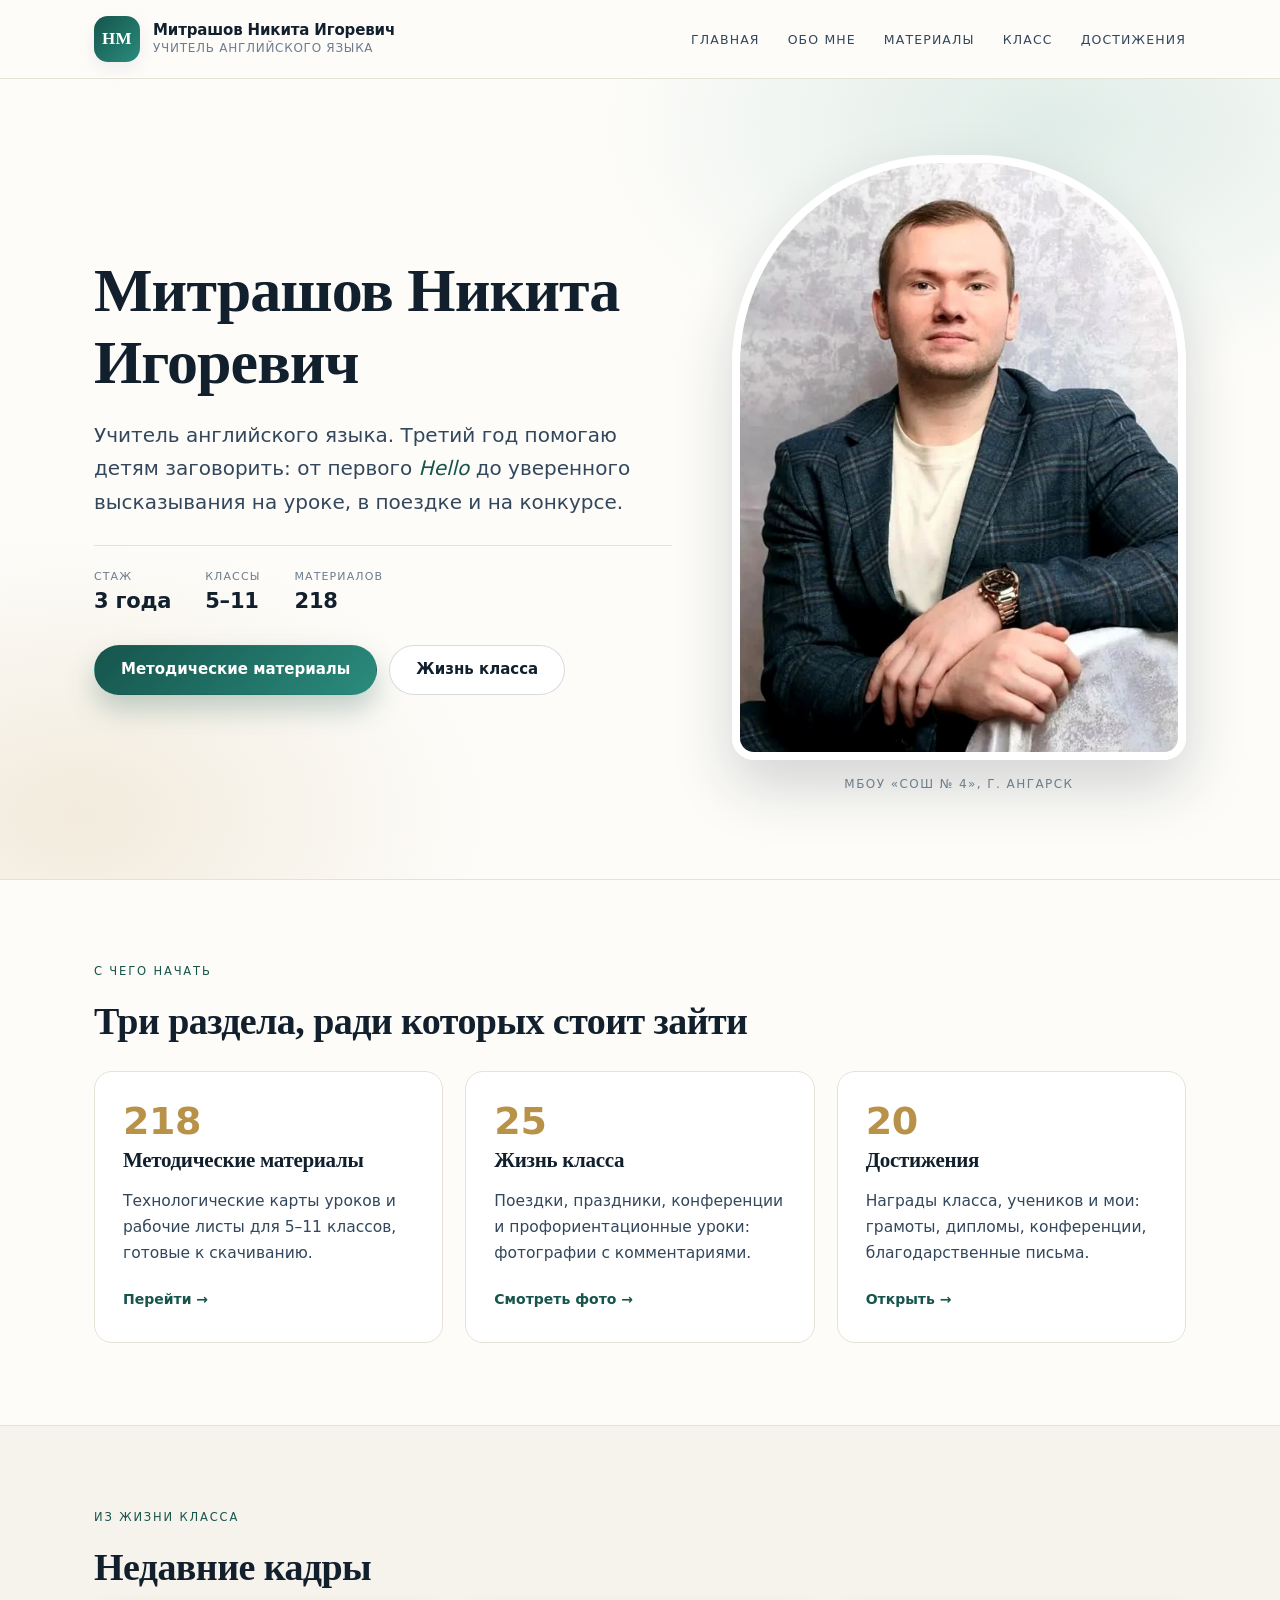
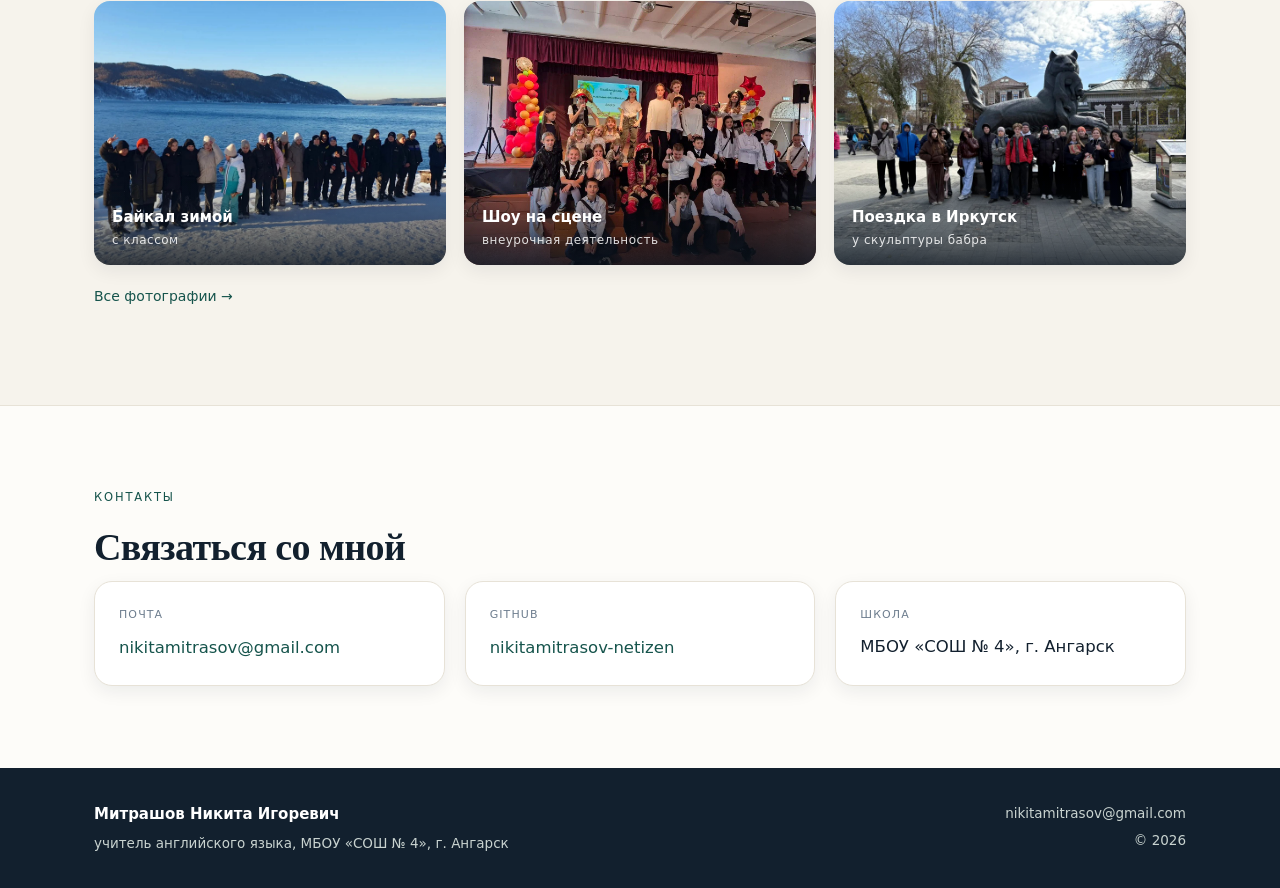
<file: index.html>
<!DOCTYPE html>
<html lang="ru">
<head>
<meta charset="utf-8">
<meta name="viewport" content="width=device-width, initial-scale=1">
<title>Митрашов Никита Игоревич — учитель английского языка</title>
<meta name="description" content="Сайт-визитка учителя английского языка: методические разработки, цифровые проекты, жизнь класса и достижения.">
<link rel="icon" href="data:image/svg+xml,%3Csvg xmlns='http://www.w3.org/2000/svg' viewBox='0 0 64 64'%3E%3Crect width='64' height='64' rx='14' fill='%231f4e79'/%3E%3Ctext x='32' y='42' font-family='Georgia' font-size='26' fill='%23fff' text-anchor='middle'%3E%D0%9D%D0%9C%3C/text%3E%3C/svg%3E">
<link rel="stylesheet" href="css/style.css">
</head>
<body>
<header class="header" id="top">
  <div class="wrap header__inner">
    <a class="brand" href="index.html">
      <span class="brand__mark">НМ</span>
      <span class="brand__text">
        <strong>Митрашов Никита Игоревич</strong>
        <small>учитель английского языка</small>
      </span>
    </a>

    <button class="burger" type="button" aria-label="Меню" aria-expanded="false">
      <span></span><span></span><span></span>
    </button>

    <nav class="nav" id="nav">
      <a href="index.html">Главная</a>
      <a href="about.html">Обо мне</a>
      <a href="materials.html">Материалы</a>
      <a href="class.html">Класс</a>
      <a href="achievements.html">Достижения</a>
    </nav>
  </div>
</header>
<main>
  <section class="hero">
    <div class="wrap hero__inner">
      <div class="hero__text">
        <h1>Митрашов Никита Игоревич</h1>
        <p class="lead">Учитель английского языка. Третий год помогаю детям заговорить: от первого <span class="en">Hello</span> до уверенного высказывания на уроке, в поездке и на конкурсе.</p>
        <ul class="facts">
          <li><span>Стаж</span><b>3 года</b></li>
          <li><span>Классы</span><b>5–11</b></li>
          <li><span>Материалов</span><b>218</b></li>
        </ul>
        <div class="actions">
          <a class="btn btn--primary" href="materials.html">Методические материалы</a>
          <a class="btn btn--ghost" href="class.html">Жизнь класса</a>
        </div>
      </div>
      <figure class="hero__photo">
        <img class="ph" src="assets/photos/portrait.jpg" data-photo="portrait" alt="Фотография учителя">
        <figcaption>МБОУ «СОШ № 4», г. Ангарск</figcaption>
      </figure>
    </div>
  </section>

  <section class="section">
    <div class="wrap">
      <p class="eyebrow">С чего начать</p>
      <h2>Три раздела, ради которых стоит зайти</h2>
      <div class="tiles">
        <a class="tile" href="materials.html">
          <span class="tile__num">218</span>
          <h3>Методические материалы</h3>
          <p>Технологические карты уроков и рабочие листы для 5–11 классов, готовые к скачиванию.</p>
          <span class="tile__more">Перейти →</span>
        </a>
        <a class="tile" href="class.html">
          <span class="tile__num">25</span>
          <h3>Жизнь класса</h3>
          <p>Поездки, праздники, конференции и профориентационные уроки: фотографии с комментариями.</p>
          <span class="tile__more">Смотреть фото →</span>
        </a>
        <a class="tile" href="achievements.html">
          <span class="tile__num">20</span>
          <h3>Достижения</h3>
          <p>Награды класса, учеников и мои: грамоты, дипломы, конференции, благодарственные письма.</p>
          <span class="tile__more">Открыть →</span>
        </a>
      </div>
    </div>
  </section>

  <section class="section section--soft">
    <div class="wrap">
      <p class="eyebrow">Из жизни класса</p>
      <h2>Недавние кадры</h2>
      <div class="gallery" id="mini">
        <figure class="photo" data-photo="trip-2">
          <img src="assets/photos/trip-2.jpg" data-photo="trip-2" alt="Байкал зимой">
          <figcaption><span>Байкал зимой</span><small>с классом</small></figcaption>
        </figure>
        <figure class="photo" data-photo="event-16">
          <img src="assets/photos/event-16.jpg" data-photo="event-16" alt="Шоу на сцене">
          <figcaption><span>Шоу на сцене</span><small>внеурочная деятельность</small></figcaption>
        </figure>
        <figure class="photo" data-photo="trip-9">
          <img src="assets/photos/trip-9.jpg" data-photo="trip-9" alt="Поездка в Иркутск">
          <figcaption><span>Поездка в Иркутск</span><small>у скульптуры бабра</small></figcaption>
        </figure>
      </div>
      <p class="section__note"><a href="class.html">Все фотографии →</a></p>
    </div>
  </section>

  <section class="section" id="contacts">
    <div class="wrap">
      <p class="eyebrow">Контакты</p>
      <h2>Связаться со мной</h2>
      <div class="contacts">
        <div class="contact"><span>Почта</span><a href="mailto:nikitamitrasov@gmail.com">nikitamitrasov@gmail.com</a></div>
        <div class="contact"><span>GitHub</span><a href="https://github.com/nikitamitrasov-netizen" target="_blank" rel="noopener">nikitamitrasov-netizen</a></div>
        <div class="contact"><span>Школа</span><p>МБОУ «СОШ № 4», г. Ангарск</p></div>
      </div>
    </div>
  </section>
</main>
<footer class="footer">
  <div class="wrap footer__inner">
    <div class="footer__col">
      <strong>Митрашов Никита Игоревич</strong>
      <span>учитель английского языка, МБОУ «СОШ № 4», г. Ангарск</span>
    </div>
    <div class="footer__col footer__col--right">
      <a href="mailto:nikitamitrasov@gmail.com">nikitamitrasov@gmail.com</a>
      <span>© <span id="year">2026</span></span>
    </div>
  </div>
</footer>

<button class="back-top" type="button" aria-label="Наверх" hidden>↑</button>

<div class="lightbox" id="lightbox" hidden>
  <button class="lightbox__close" type="button" aria-label="Закрыть">×</button>
  <img alt="">
</div>

<script src="js/main.js"></script>
</body>
</html>
</file>
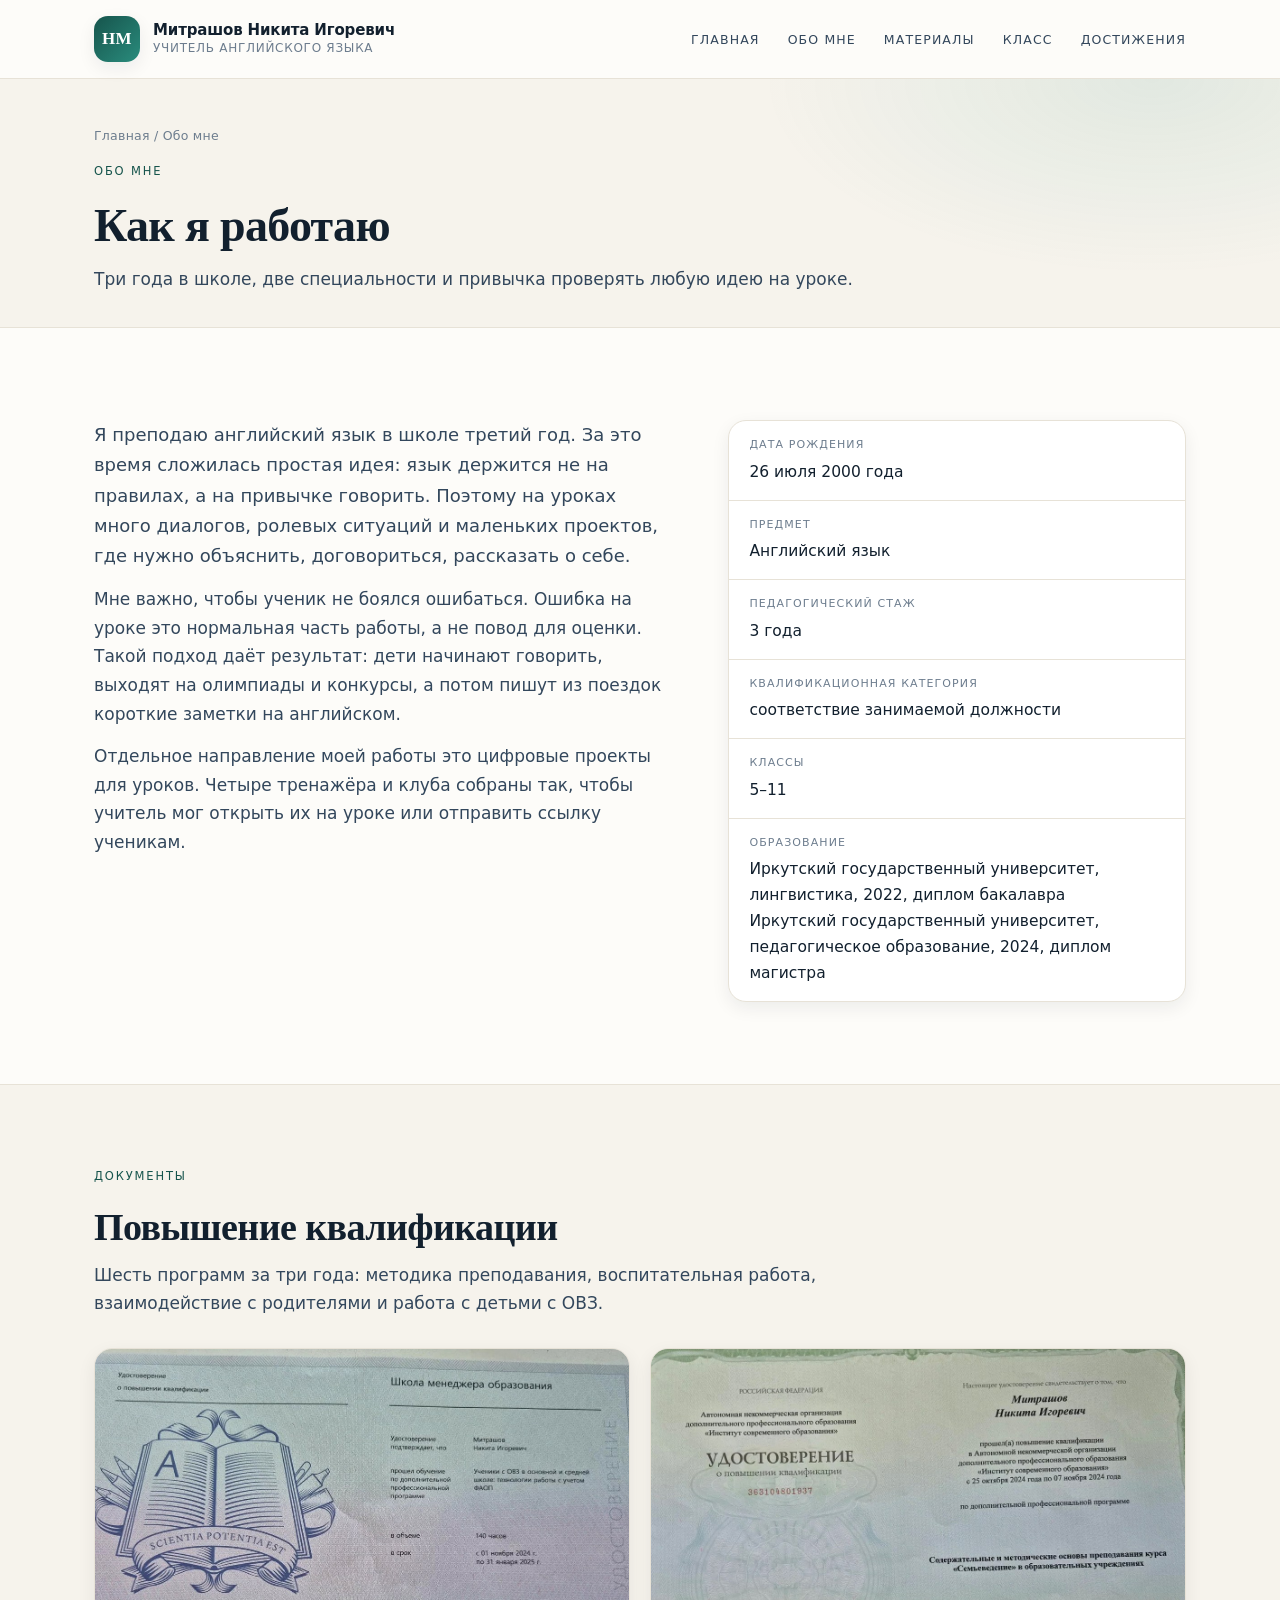
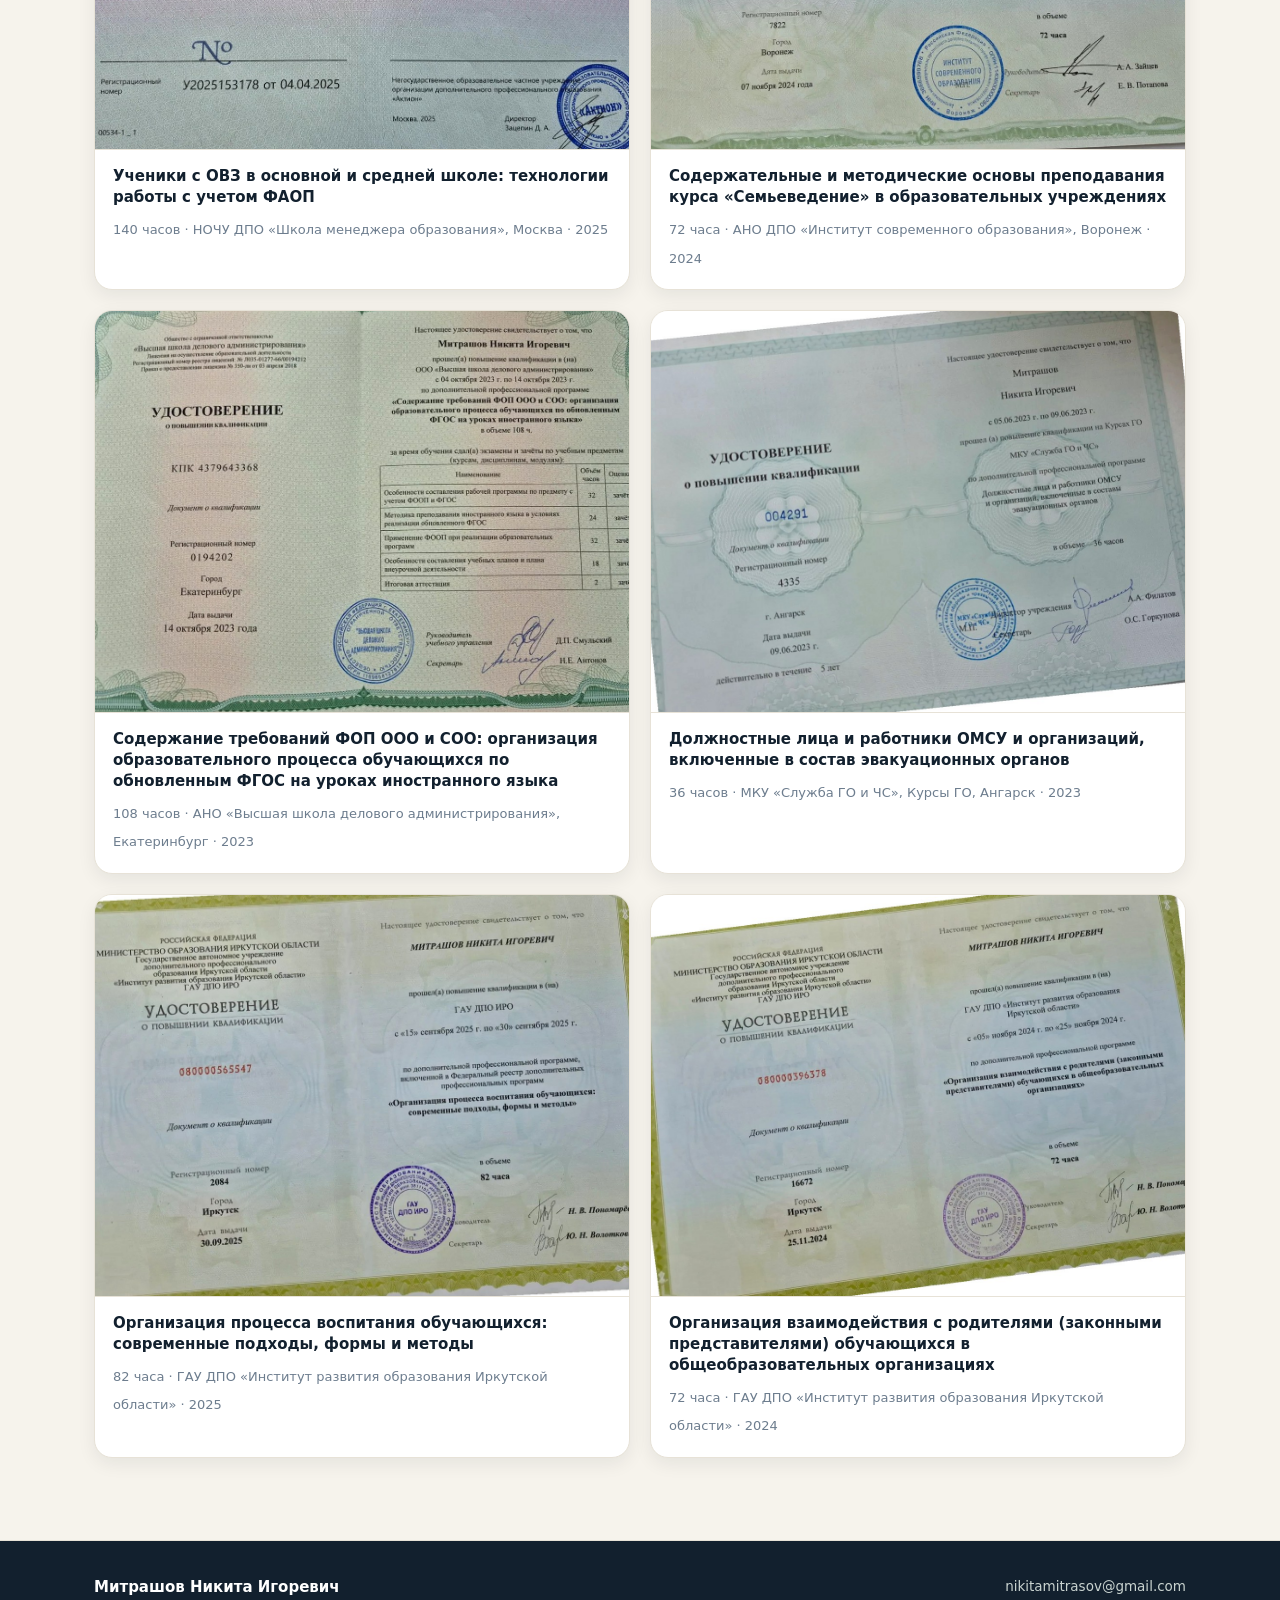
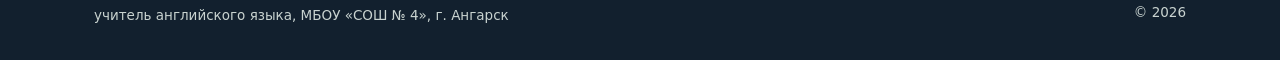
<file: about.html>
<!DOCTYPE html>
<html lang="ru">
<head>
<meta charset="utf-8">
<meta name="viewport" content="width=device-width, initial-scale=1">
<title>Обо мне — Митрашов Никита Игоревич</title>
<meta name="description" content="Образование, стаж, квалификация и документы о повышении квалификации.">
<link rel="icon" href="data:image/svg+xml,%3Csvg xmlns='http://www.w3.org/2000/svg' viewBox='0 0 64 64'%3E%3Crect width='64' height='64' rx='14' fill='%231f4e79'/%3E%3Ctext x='32' y='42' font-family='Georgia' font-size='26' fill='%23fff' text-anchor='middle'%3E%D0%9D%D0%9C%3C/text%3E%3C/svg%3E">
<link rel="stylesheet" href="css/style.css">
</head>
<body>
<header class="header" id="top">
  <div class="wrap header__inner">
    <a class="brand" href="index.html">
      <span class="brand__mark">НМ</span>
      <span class="brand__text">
        <strong>Митрашов Никита Игоревич</strong>
        <small>учитель английского языка</small>
      </span>
    </a>

    <button class="burger" type="button" aria-label="Меню" aria-expanded="false">
      <span></span><span></span><span></span>
    </button>

    <nav class="nav" id="nav">
      <a href="index.html">Главная</a>
      <a href="about.html">Обо мне</a>
      <a href="materials.html">Материалы</a>
      <a href="class.html">Класс</a>
      <a href="achievements.html">Достижения</a>
    </nav>
  </div>
</header>
<main>
  <section class="page-head">
    <div class="wrap">
      <p class="crumbs"><a href="index.html">Главная</a> / Обо мне</p>
      <p class="eyebrow">Обо мне</p>
      <h1 class="page-head__title">Как я работаю</h1>
      <p class="page-head__lead">Три года в школе, две специальности и привычка проверять любую идею на уроке.</p>
    </div>
  </section>

  <section class="section">
    <div class="wrap">
      <div class="about">
        <div class="about__text">
          <p>Я преподаю английский язык в школе третий год. За это время сложилась простая идея: язык держится не на правилах, а на привычке говорить. Поэтому на уроках много диалогов, ролевых ситуаций и маленьких проектов, где нужно объяснить, договориться, рассказать о себе.</p>
          <p>Мне важно, чтобы ученик не боялся ошибаться. Ошибка на уроке это нормальная часть работы, а не повод для оценки. Такой подход даёт результат: дети начинают говорить, выходят на олимпиады и конкурсы, а потом пишут из поездок короткие заметки на английском.</p>
          <p>Отдельное направление моей работы это цифровые проекты для уроков. Четыре тренажёра и клуба собраны так, чтобы учитель мог открыть их на уроке или отправить ссылку ученикам.</p>
        </div>
        <dl class="about__facts">
          <div><dt>Дата рождения</dt><dd>26 июля 2000 года</dd></div>
          <div><dt>Предмет</dt><dd>Английский язык</dd></div>
          <div><dt>Педагогический стаж</dt><dd>3 года</dd></div>
          <div><dt>Квалификационная категория</dt><dd>соответствие занимаемой должности</dd></div>
          <div><dt>Классы</dt><dd>5–11</dd></div>
          <div><dt>Образование</dt><dd>Иркутский государственный университет, лингвистика, 2022, диплом бакалавра<br>Иркутский государственный университет, педагогическое образование, 2024, диплом магистра</dd></div>
        </dl>
      </div>
    </div>
  </section>

  <section class="section section--soft">
    <div class="wrap">
      <p class="eyebrow">Документы</p>
      <h2>Повышение квалификации</h2>
      <p class="section__lead">Шесть программ за три года: методика преподавания, воспитательная работа, взаимодействие с родителями и работа с детьми с ОВЗ.</p>
      <div class="docs">
        <figure class="doc">
          <div class="doc__shot">
            <img src="assets/photos/kurs-1.jpg" data-photo="kurs-1" alt="Удостоверение по работе с детьми с ОВЗ">
          </div>
          <figcaption>
            <b>Ученики с ОВЗ в основной и средней школе: технологии работы с учетом ФАОП</b>
            <span>140 часов · НОЧУ ДПО «Школа менеджера образования», Москва · 2025</span>
          </figcaption>
        </figure>
        <figure class="doc">
          <div class="doc__shot">
            <img src="assets/photos/kurs-2.jpg" data-photo="kurs-2" alt="Удостоверение по курсу «Семьеведение»">
          </div>
          <figcaption>
            <b>Содержательные и методические основы преподавания курса «Семьеведение» в образовательных учреждениях</b>
            <span>72 часа · АНО ДПО «Институт современного образования», Воронеж · 2024</span>
          </figcaption>
        </figure>
        <figure class="doc">
          <div class="doc__shot">
            <img src="assets/photos/kurs-3.jpg" data-photo="kurs-3" alt="Удостоверение по ФОП и ФГОС">
          </div>
          <figcaption>
            <b>Содержание требований ФОП ООО и СОО: организация образовательного процесса обучающихся по обновленным ФГОС на уроках иностранного языка</b>
            <span>108 часов · АНО «Высшая школа делового администрирования», Екатеринбург · 2023</span>
          </figcaption>
        </figure>
        <figure class="doc">
          <div class="doc__shot">
            <img src="assets/photos/kurs-4.jpg" data-photo="kurs-4" alt="Удостоверение по эвакуационным органам">
          </div>
          <figcaption>
            <b>Должностные лица и работники ОМСУ и организаций, включенные в состав эвакуационных органов</b>
            <span>36 часов · МКУ «Служба ГО и ЧС», Курсы ГО, Ангарск · 2023</span>
          </figcaption>
        </figure>
        <figure class="doc">
          <div class="doc__shot">
            <img src="assets/photos/kurs-5.jpg" data-photo="kurs-5" alt="Удостоверение по организации воспитания">
          </div>
          <figcaption>
            <b>Организация процесса воспитания обучающихся: современные подходы, формы и методы</b>
            <span>82 часа · ГАУ ДПО «Институт развития образования Иркутской области» · 2025</span>
          </figcaption>
        </figure>
        <figure class="doc">
          <div class="doc__shot">
            <img src="assets/photos/kurs-6.jpg" data-photo="kurs-6" alt="Удостоверение по работе с родителями">
          </div>
          <figcaption>
            <b>Организация взаимодействия с родителями (законными представителями) обучающихся в общеобразовательных организациях</b>
            <span>72 часа · ГАУ ДПО «Институт развития образования Иркутской области» · 2024</span>
          </figcaption>
        </figure>
      </div>
    </div>
  </section>
</main>
<footer class="footer">
  <div class="wrap footer__inner">
    <div class="footer__col">
      <strong>Митрашов Никита Игоревич</strong>
      <span>учитель английского языка, МБОУ «СОШ № 4», г. Ангарск</span>
    </div>
    <div class="footer__col footer__col--right">
      <a href="mailto:nikitamitrasov@gmail.com">nikitamitrasov@gmail.com</a>
      <span>© <span id="year">2026</span></span>
    </div>
  </div>
</footer>

<button class="back-top" type="button" aria-label="Наверх" hidden>↑</button>

<div class="lightbox" id="lightbox" hidden>
  <button class="lightbox__close" type="button" aria-label="Закрыть">×</button>
  <img alt="">
</div>

<script src="js/main.js"></script>
</body>
</html>
</file>
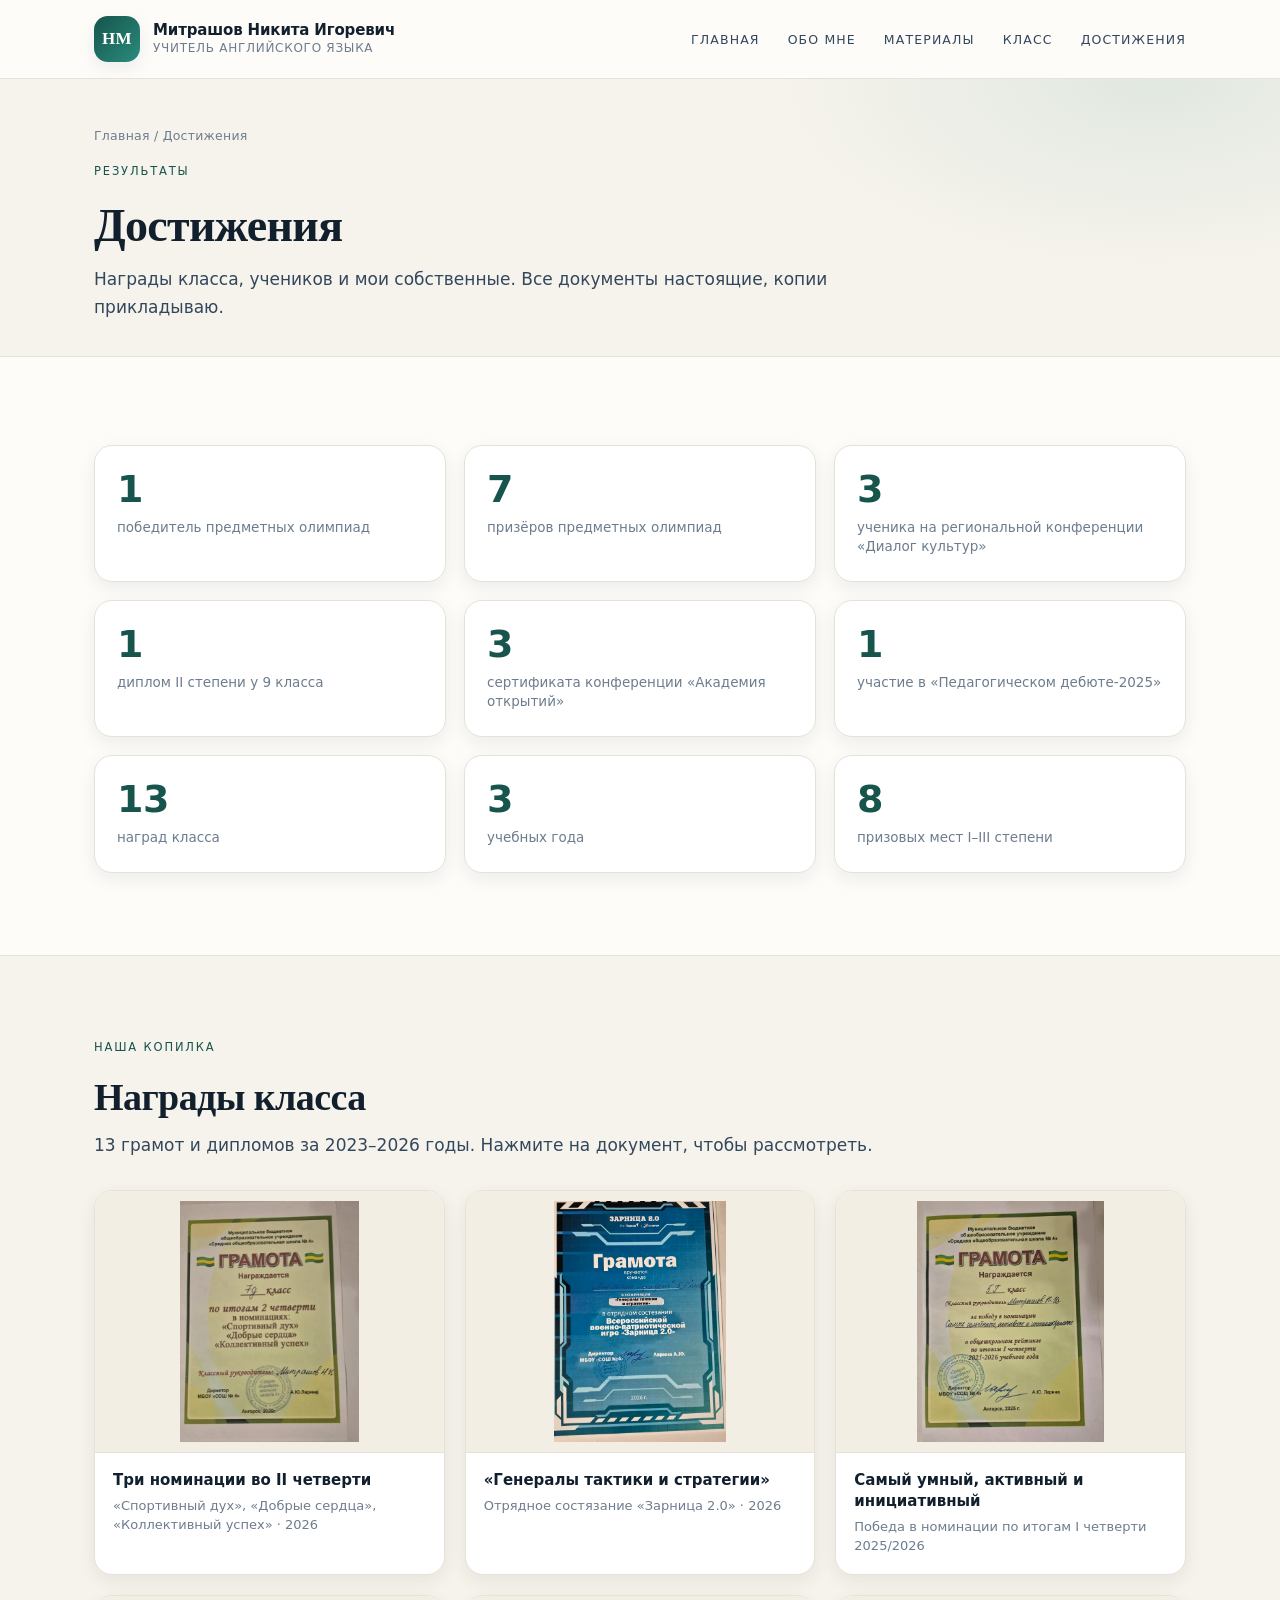
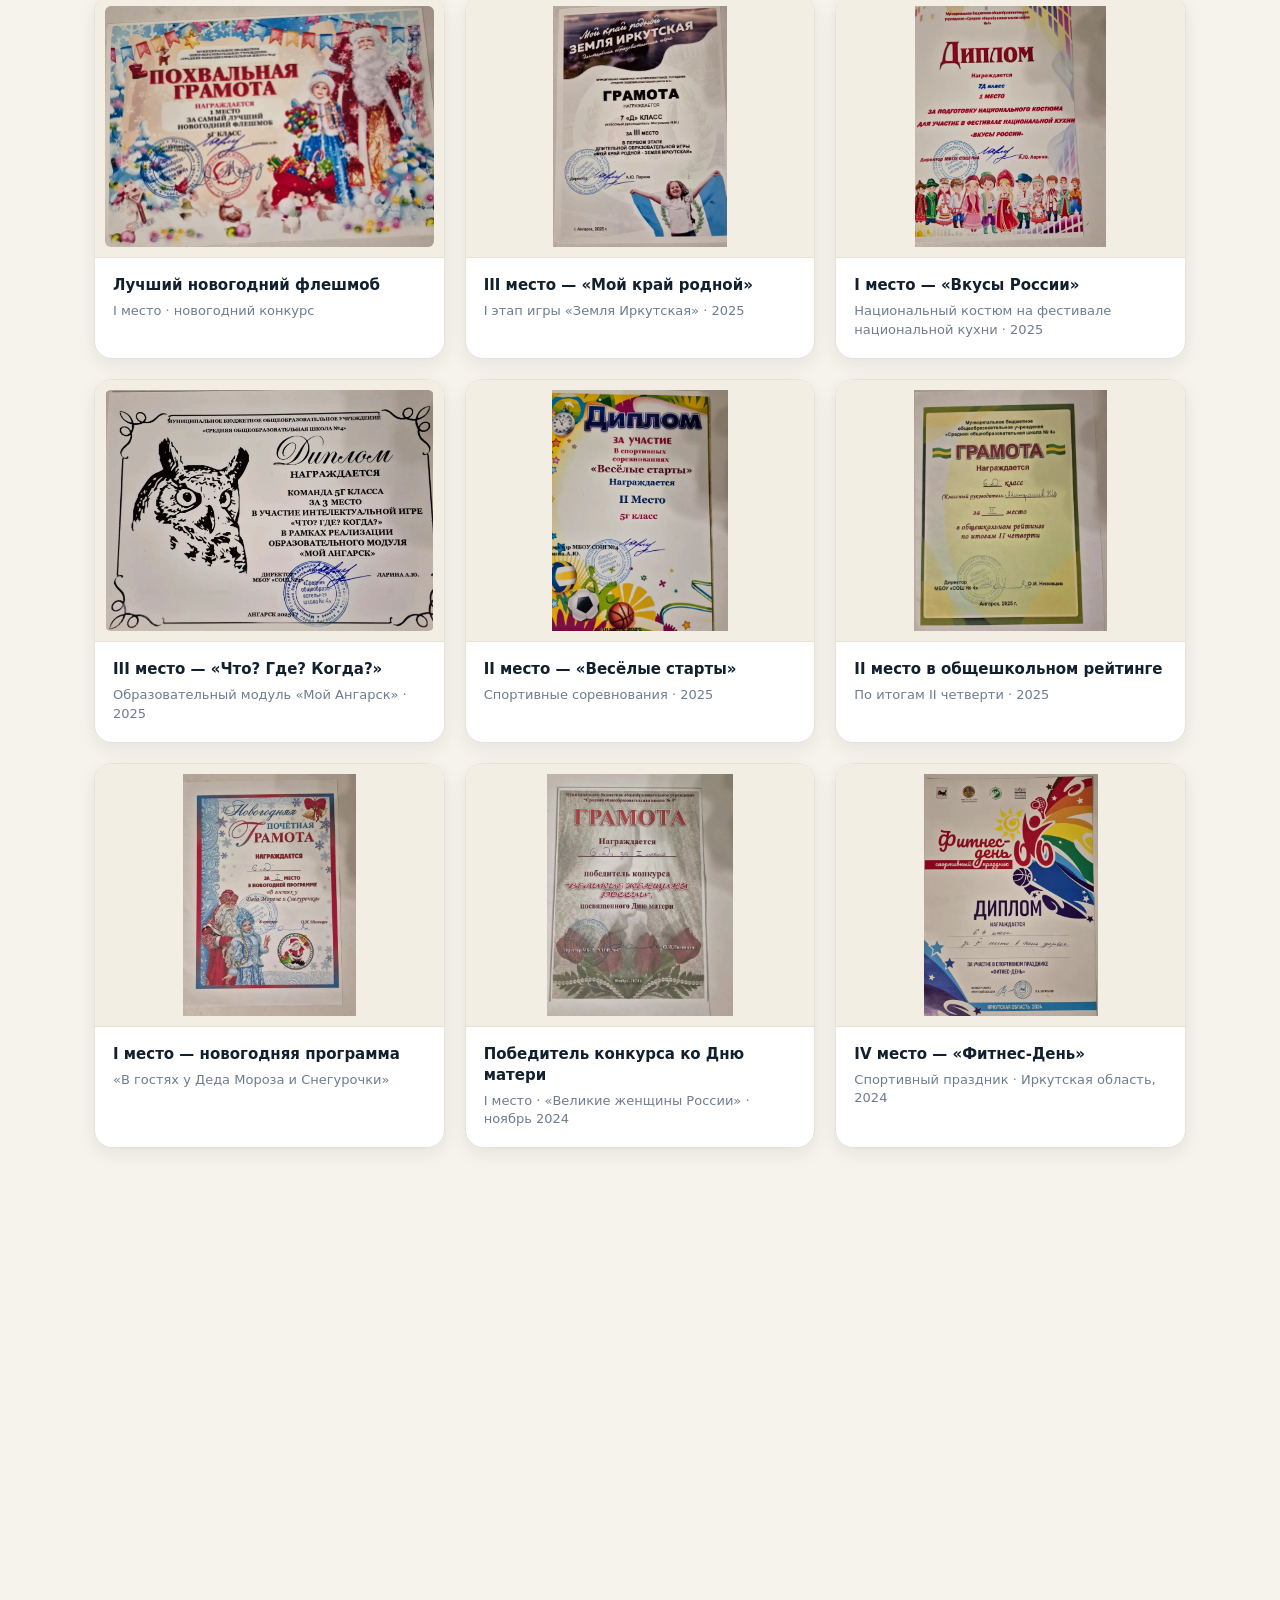
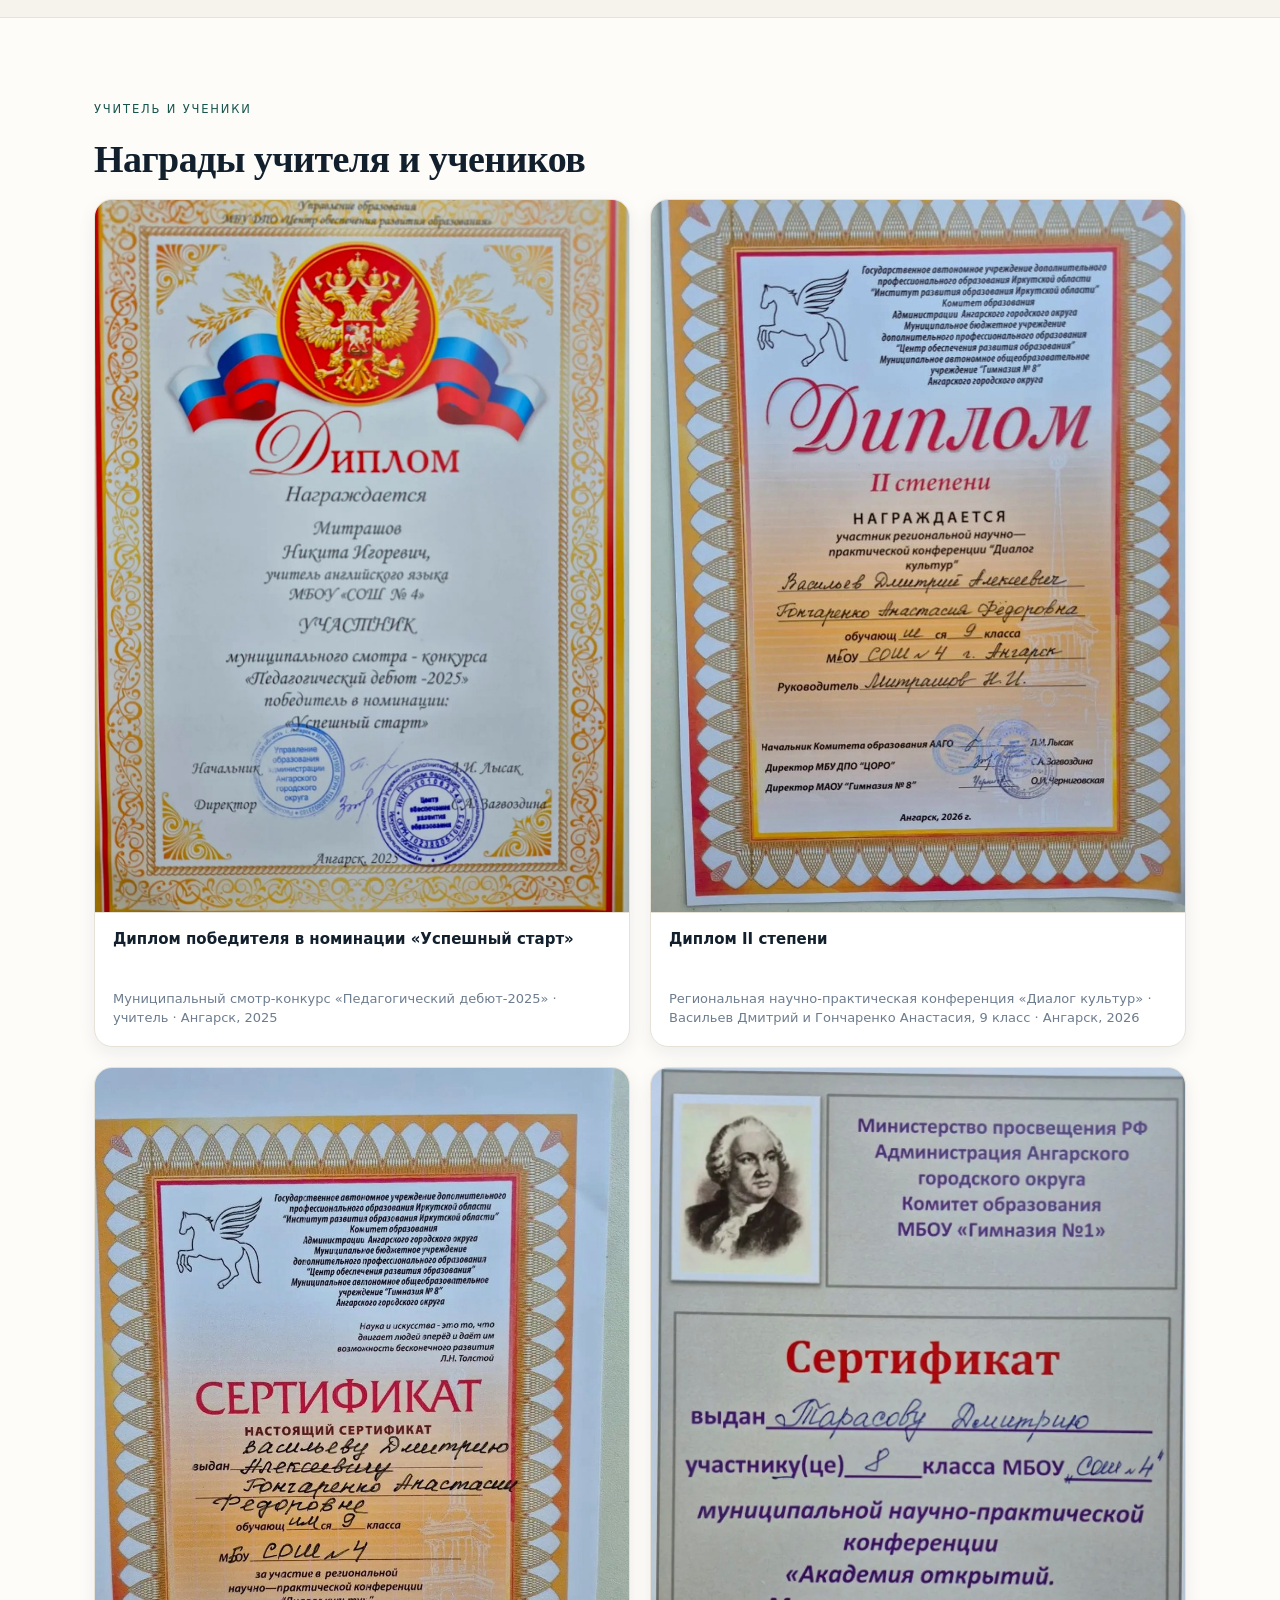
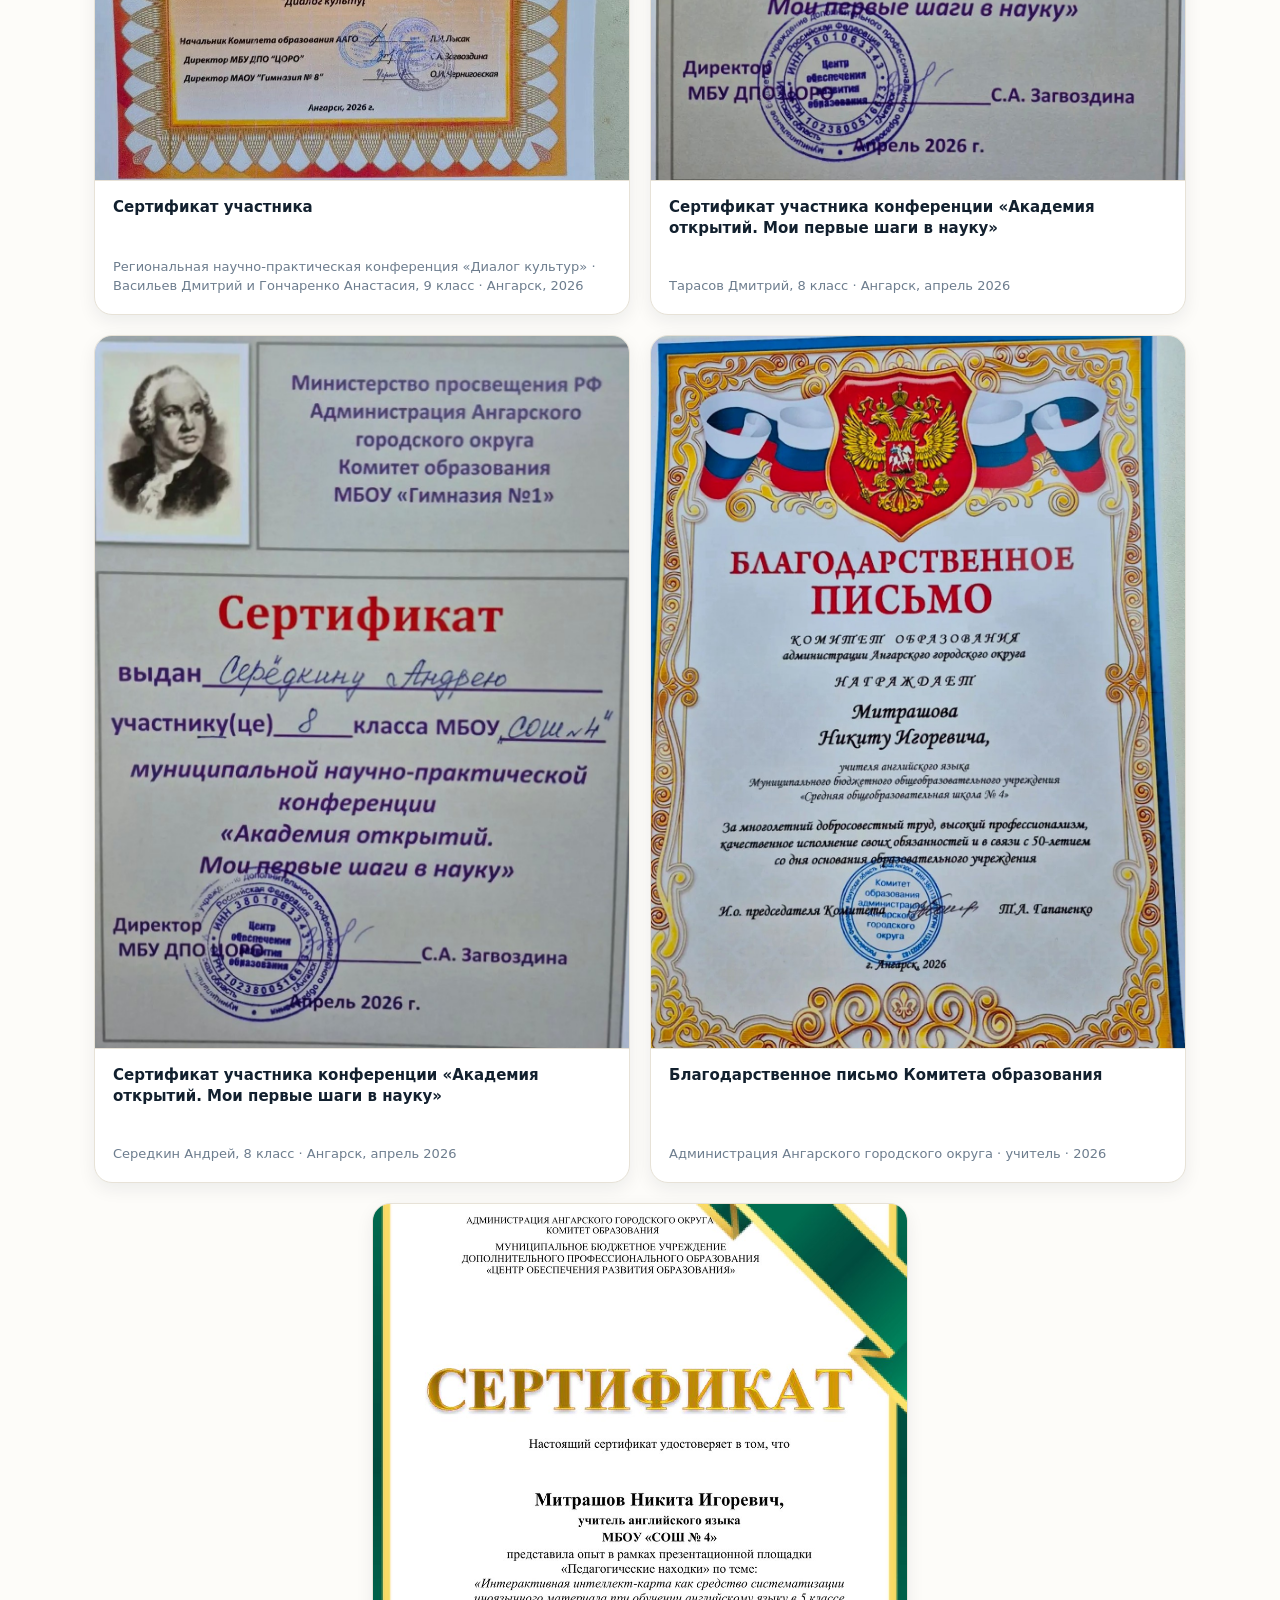
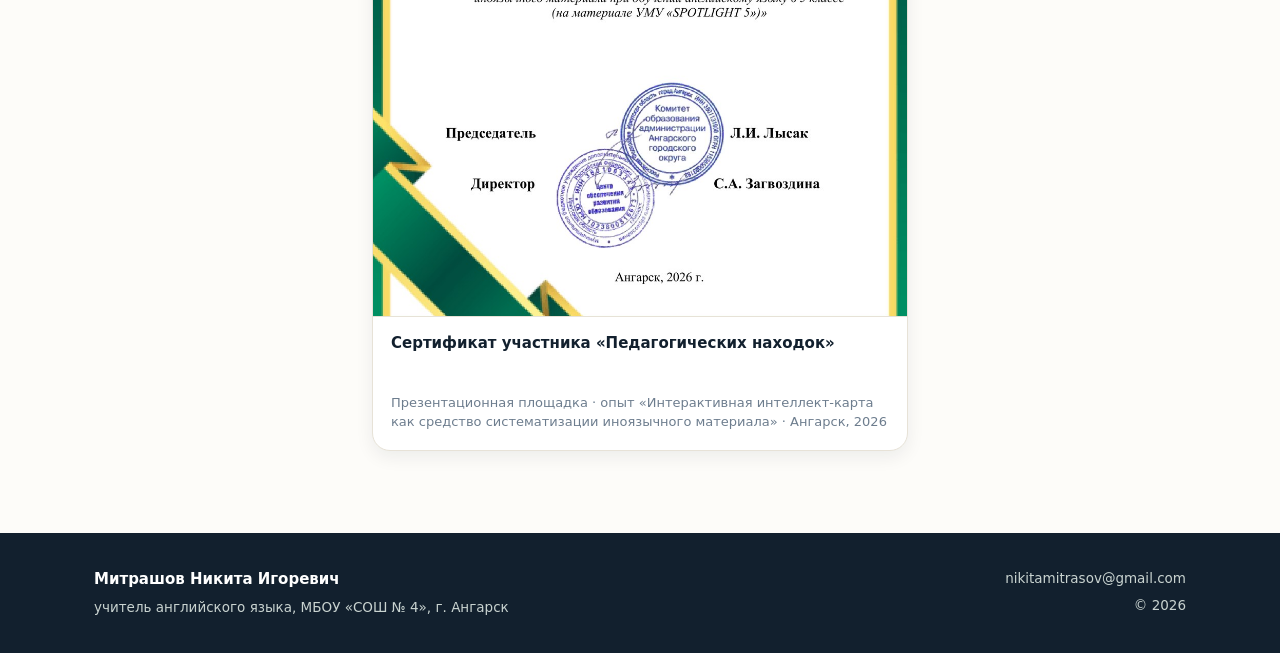
<file: achievements.html>
<!DOCTYPE html>
<html lang="ru">
<head>
<meta charset="utf-8">
<meta name="viewport" content="width=device-width, initial-scale=1">
<title>Достижения — Митрашов Н. И.</title>
<meta name="description" content="Награды учителя и учеников: дипломы, сертификаты, благодарственные письма.">
<link rel="icon" href="data:image/svg+xml,%3Csvg xmlns='http://www.w3.org/2000/svg' viewBox='0 0 64 64'%3E%3Crect width='64' height='64' rx='14' fill='%231f4e79'/%3E%3Ctext x='32' y='42' font-family='Georgia' font-size='26' fill='%23fff' text-anchor='middle'%3E%D0%9D%D0%9C%3C/text%3E%3C/svg%3E">
<link rel="stylesheet" href="css/style.css">
</head>
<body>
<header class="header" id="top">
  <div class="wrap header__inner">
    <a class="brand" href="index.html">
      <span class="brand__mark">НМ</span>
      <span class="brand__text">
        <strong>Митрашов Никита Игоревич</strong>
        <small>учитель английского языка</small>
      </span>
    </a>

    <button class="burger" type="button" aria-label="Меню" aria-expanded="false">
      <span></span><span></span><span></span>
    </button>

    <nav class="nav" id="nav">
      <a href="index.html">Главная</a>
      <a href="about.html">Обо мне</a>
      <a href="materials.html">Материалы</a>
      <a href="class.html">Класс</a>
      <a href="achievements.html">Достижения</a>
    </nav>
  </div>
</header>
<main>
  <section class="page-head">
    <div class="wrap">
      <p class="crumbs"><a href="index.html">Главная</a> / Достижения</p>
      <p class="eyebrow">Результаты</p>
      <h1 class="page-head__title">Достижения</h1>
      <p class="page-head__lead">Награды класса, учеников и мои собственные. Все документы настоящие, копии прикладываю.</p>
    </div>
  </section>

  <section class="section">
    <div class="wrap">
      <div class="stats">
        <div class="stat"><b>1</b><span>победитель предметных олимпиад</span></div>
        <div class="stat"><b>7</b><span>призёров предметных олимпиад</span></div>
        <div class="stat"><b>3</b><span>ученика на региональной конференции «Диалог культур»</span></div>
        <div class="stat"><b>1</b><span>диплом II степени у 9 класса</span></div>
        <div class="stat"><b>3</b><span>сертификата конференции «Академия открытий»</span></div>
        <div class="stat"><b>1</b><span>участие в «Педагогическом дебюте-2025»</span></div>
        <div class="stat"><b>13</b><span>наград класса</span></div>
        <div class="stat"><b>3</b><span>учебных года</span></div>
        <div class="stat"><b>8</b><span>призовых мест I–III степени</span></div>
      </div>
    </div>
  </section>

  <section class="section section--soft" id="class-awards">
    <div class="wrap">
      <p class="eyebrow">Наша копилка</p>
      <h2>Награды класса</h2>
      <p class="section__lead">13 грамот и дипломов за 2023–2026 годы. Нажмите на документ, чтобы рассмотреть.</p>

      <div class="awards" id="class-awards-grid">
        <figure class="doc award">
          <div class="doc__shot">
            <img src="assets/photos/class-01.jpg" alt="Грамота с тремя номинациями во второй четверти, 2026">
          </div>
          <figcaption>
            <b>Три номинации во II четверти</b>
            <span>«Спортивный дух», «Добрые сердца», «Коллективный успех» · 2026</span>
          </figcaption>
        </figure>

        <figure class="doc award">
          <div class="doc__shot">
            <img src="assets/photos/class-02.jpg" alt="Грамота команды в номинации «Генералы тактики и стратегии», игра «Зарница 2.0»">
          </div>
          <figcaption>
            <b>«Генералы тактики и стратегии»</b>
            <span>Отрядное состязание «Зарница 2.0» · 2026</span>
          </figcaption>
        </figure>

        <figure class="doc award">
          <div class="doc__shot">
            <img src="assets/photos/class-03.jpg" alt="Грамота за победу в номинации «Самый умный, активный и инициативный»">
          </div>
          <figcaption>
            <b>Самый умный, активный и инициативный</b>
            <span>Победа в номинации по итогам I четверти 2025/2026</span>
          </figcaption>
        </figure>

        <figure class="doc award">
          <div class="doc__shot">
            <img src="assets/photos/class-04.jpg" alt="Похвальная грамота за лучший новогодний флешмоб">
          </div>
          <figcaption>
            <b>Лучший новогодний флешмоб</b>
            <span>I место · новогодний конкурс</span>
          </figcaption>
        </figure>

        <figure class="doc award">
          <div class="doc__shot">
            <img src="assets/photos/class-05.jpg" alt="Грамота за третье место в игре «Мой край родной — земля Иркутская»">
          </div>
          <figcaption>
            <b>III место — «Мой край родной»</b>
            <span>I этап игры «Земля Иркутская» · 2025</span>
          </figcaption>
        </figure>

        <figure class="doc award">
          <div class="doc__shot">
            <img src="assets/photos/class-06.jpg" alt="Диплом за первое место в фестивале «Вкусы России»">
          </div>
          <figcaption>
            <b>I место — «Вкусы России»</b>
            <span>Национальный костюм на фестивале национальной кухни · 2025</span>
          </figcaption>
        </figure>

        <figure class="doc award">
          <div class="doc__shot">
            <img src="assets/photos/class-07.jpg" alt="Диплом команды за третье место в игре «Что? Где? Когда?»">
          </div>
          <figcaption>
            <b>III место — «Что? Где? Когда?»</b>
            <span>Образовательный модуль «Мой Ангарск» · 2025</span>
          </figcaption>
        </figure>

        <figure class="doc award">
          <div class="doc__shot">
            <img src="assets/photos/class-08.jpg" alt="Диплом за второе место в соревнованиях «Весёлые старты»">
          </div>
          <figcaption>
            <b>II место — «Весёлые старты»</b>
            <span>Спортивные соревнования · 2025</span>
          </figcaption>
        </figure>

        <figure class="doc award">
          <div class="doc__shot">
            <img src="assets/photos/class-09.jpg" alt="Грамота за второе место в общешкольном рейтинге">
          </div>
          <figcaption>
            <b>II место в общешкольном рейтинге</b>
            <span>По итогам II четверти · 2025</span>
          </figcaption>
        </figure>

        <figure class="doc award">
          <div class="doc__shot">
            <img src="assets/photos/class-10.jpg" alt="Новогодняя почётная грамота за первое место">
          </div>
          <figcaption>
            <b>I место — новогодняя программа</b>
            <span>«В гостях у Деда Мороза и Снегурочки»</span>
          </figcaption>
        </figure>

        <figure class="doc award">
          <div class="doc__shot">
            <img src="assets/photos/class-11.jpg" alt="Грамота за победу в конкурсе «Великие женщины России»">
          </div>
          <figcaption>
            <b>Победитель конкурса ко Дню матери</b>
            <span>I место · «Великие женщины России» · ноябрь 2024</span>
          </figcaption>
        </figure>

        <figure class="doc award">
          <div class="doc__shot">
            <img src="assets/photos/class-12.jpg" alt="Диплом за четвёртое место в спортивном празднике «Фитнес-День»">
          </div>
          <figcaption>
            <b>IV место — «Фитнес-День»</b>
            <span>Спортивный праздник · Иркутская область, 2024</span>
          </figcaption>
        </figure>

        <figure class="doc award">
          <div class="doc__shot">
            <img src="assets/photos/class-13.jpg" alt="Грамота за четвёртое место в общешкольном рейтинге 2023/2024">
          </div>
          <figcaption>
            <b>IV место в общешкольном рейтинге</b>
            <span>По итогам 2023/2024 учебного года · 2024</span>
          </figcaption>
        </figure>
      </div>
    </div>
  </section>

  <section class="section">
    <div class="wrap">
      <p class="eyebrow">Учитель и ученики</p>
      <h2>Награды учителя и учеников</h2>
      <div class="docs docs--portrait">
        <figure class="doc">
          <div class="doc__shot">
            <img src="assets/photos/ach-1.jpg" data-photo="ach-1" alt="Диплом победителя конкурса «Педагогический дебют-2025»">
          </div>
          <figcaption>
            <b>Диплом победителя в номинации «Успешный старт»</b>
            <span>Муниципальный смотр-конкурс «Педагогический дебют-2025» · учитель · Ангарск, 2025</span>
          </figcaption>
        </figure>
        <figure class="doc">
          <div class="doc__shot">
            <img src="assets/photos/ach-2.jpg" data-photo="ach-2" alt="Диплом второй степени научно-практической конференции">
          </div>
          <figcaption>
            <b>Диплом II степени</b>
            <span>Региональная научно-практическая конференция «Диалог культур» · Васильев Дмитрий и Гончаренко Анастасия, 9 класс · Ангарск, 2026</span>
          </figcaption>
        </figure>
        <figure class="doc">
          <div class="doc__shot">
            <img src="assets/photos/ach-3.jpg" data-photo="ach-3" alt="Сертификат участника научно-практической конференции">
          </div>
          <figcaption>
            <b>Сертификат участника</b>
            <span>Региональная научно-практическая конференция «Диалог культур» · Васильев Дмитрий и Гончаренко Анастасия, 9 класс · Ангарск, 2026</span>
          </figcaption>
        </figure>
        <figure class="doc">
          <div class="doc__shot">
            <img src="assets/photos/ach-4.jpg" data-photo="ach-4" alt="Сертификат Тарасова Дмитрия">
          </div>
          <figcaption>
            <b>Сертификат участника конференции «Академия открытий. Мои первые шаги в науку»</b>
            <span>Тарасов Дмитрий, 8 класс · Ангарск, апрель 2026</span>
          </figcaption>
        </figure>
        <figure class="doc">
          <div class="doc__shot">
            <img src="assets/photos/ach-5.jpg" data-photo="ach-5" alt="Сертификат Середкина Андрея">
          </div>
          <figcaption>
            <b>Сертификат участника конференции «Академия открытий. Мои первые шаги в науку»</b>
            <span>Середкин Андрей, 8 класс · Ангарск, апрель 2026</span>
          </figcaption>
        </figure>
        <figure class="doc">
          <div class="doc__shot">
            <img src="assets/photos/ach-6.jpg" data-photo="ach-6" alt="Благодарственное письмо Комитета образования">
          </div>
          <figcaption>
            <b>Благодарственное письмо Комитета образования</b>
            <span>Администрация Ангарского городского округа · учитель · 2026</span>
          </figcaption>
        </figure>
        <figure class="doc">
          <div class="doc__shot">
            <img src="assets/photos/ach-7.jpg" data-photo="ach-7" alt="Сертификат участника презентационной площадки «Педагогические находки»">
          </div>
          <figcaption>
            <b>Сертификат участника «Педагогических находок»</b>
            <span>Презентационная площадка · опыт «Интерактивная интеллект-карта как средство систематизации иноязычного материала» · Ангарск, 2026</span>
          </figcaption>
        </figure>
      </div>
    </div>
  </section>
</main>
<footer class="footer">
  <div class="wrap footer__inner">
    <div class="footer__col">
      <strong>Митрашов Никита Игоревич</strong>
      <span>учитель английского языка, МБОУ «СОШ № 4», г. Ангарск</span>
    </div>
    <div class="footer__col footer__col--right">
      <a href="mailto:nikitamitrasov@gmail.com">nikitamitrasov@gmail.com</a>
      <span>© <span id="year">2026</span></span>
    </div>
  </div>
</footer>

<button class="back-top" type="button" aria-label="Наверх" hidden>↑</button>

<div class="lightbox" id="lightbox" hidden>
  <button class="lightbox__close" type="button" aria-label="Закрыть">×</button>
  <img alt="">
</div>

<script src="js/main.js"></script>
</body>
</html>
</file>
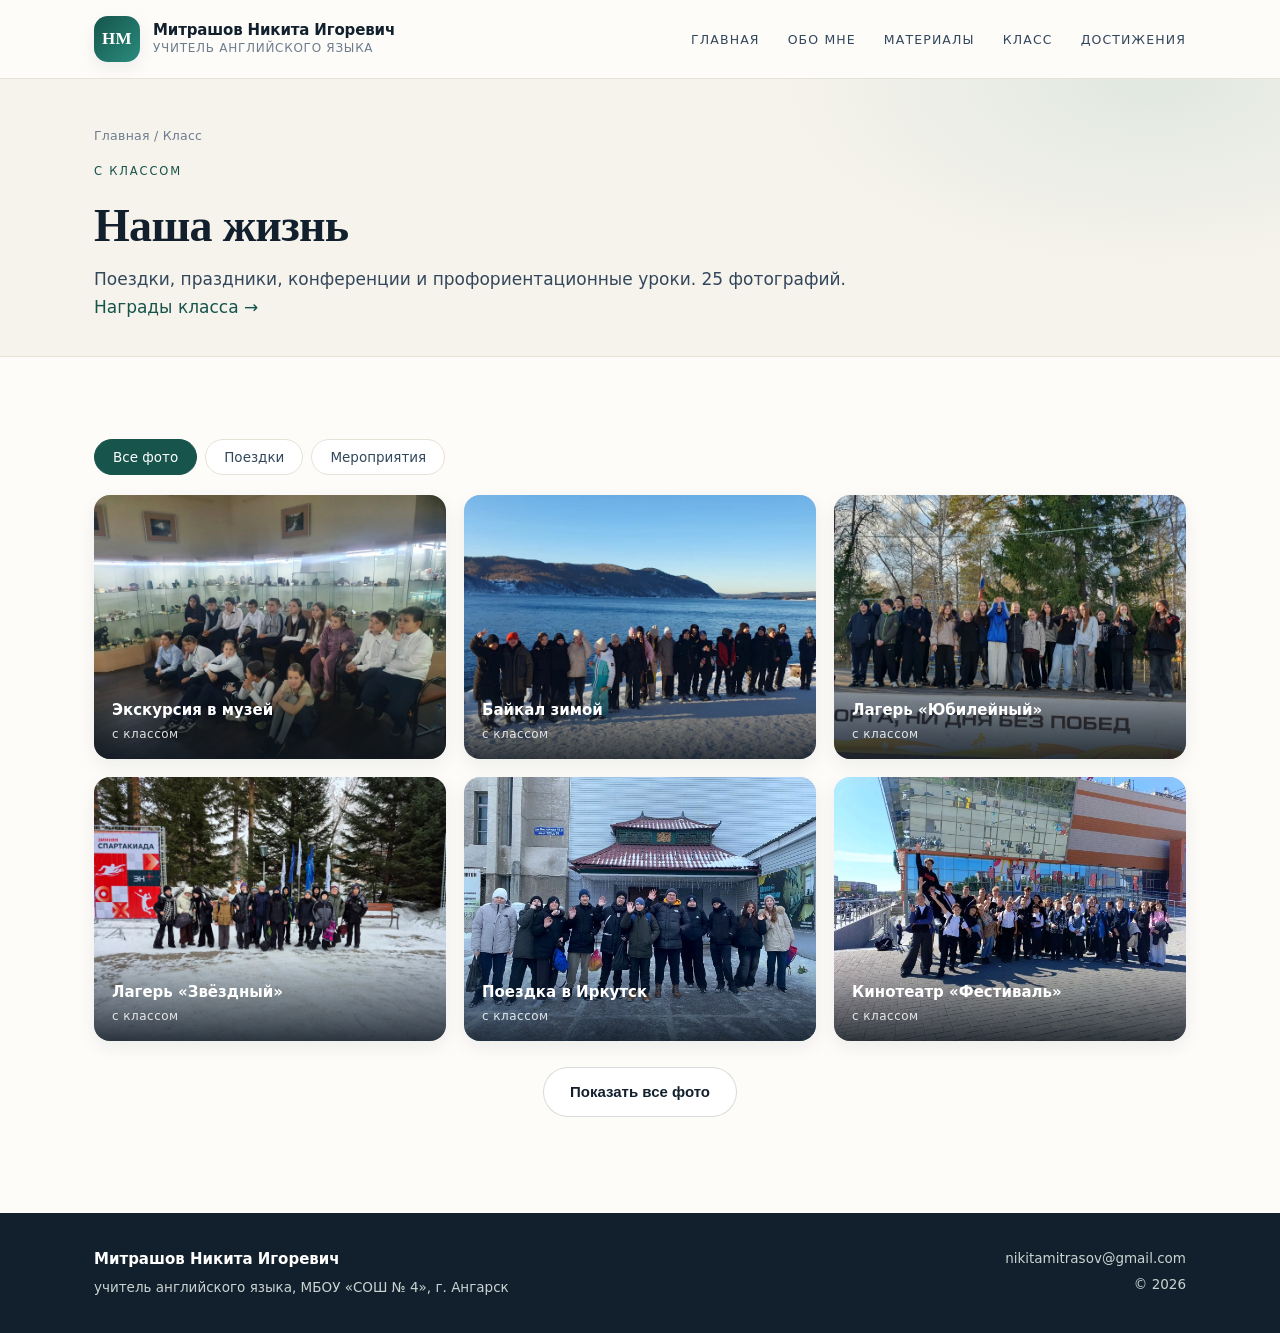
<file: class.html>
<!DOCTYPE html>
<html lang="ru">
<head>
<meta charset="utf-8">
<meta name="viewport" content="width=device-width, initial-scale=1">
<title>Жизнь класса — Митрашов Н. И.</title>
<meta name="description" content="Поездки и внеурочные мероприятия: фотографии с классом.">
<link rel="icon" href="data:image/svg+xml,%3Csvg xmlns='http://www.w3.org/2000/svg' viewBox='0 0 64 64'%3E%3Crect width='64' height='64' rx='14' fill='%231f4e79'/%3E%3Ctext x='32' y='42' font-family='Georgia' font-size='26' fill='%23fff' text-anchor='middle'%3E%D0%9D%D0%9C%3C/text%3E%3C/svg%3E">
<link rel="stylesheet" href="css/style.css">
</head>
<body>
<header class="header" id="top">
  <div class="wrap header__inner">
    <a class="brand" href="index.html">
      <span class="brand__mark">НМ</span>
      <span class="brand__text">
        <strong>Митрашов Никита Игоревич</strong>
        <small>учитель английского языка</small>
      </span>
    </a>

    <button class="burger" type="button" aria-label="Меню" aria-expanded="false">
      <span></span><span></span><span></span>
    </button>

    <nav class="nav" id="nav">
      <a href="index.html">Главная</a>
      <a href="about.html">Обо мне</a>
      <a href="materials.html">Материалы</a>
      <a href="class.html">Класс</a>
      <a href="achievements.html">Достижения</a>
    </nav>
  </div>
</header>
<main>
  <section class="page-head">
    <div class="wrap">
      <p class="crumbs"><a href="index.html">Главная</a> / Класс</p>
      <p class="eyebrow">С классом</p>
      <h1 class="page-head__title">Наша жизнь</h1>
      <p class="page-head__lead">Поездки, праздники, конференции и профориентационные уроки. 25 фотографий. <a href="achievements.html#class-awards">Награды класса →</a></p>
    </div>
  </section>

  <section class="section">
    <div class="wrap">
      <div class="tabs" data-tabs="#photos">
        <button type="button" class="tab is-active" data-filter="all">Все фото</button>
        <button type="button" class="tab" data-filter="trip">Поездки</button>
        <button type="button" class="tab" data-filter="event">Мероприятия</button>
      </div>
      <div class="gallery is-collapsed" id="photos">
        <figure class="photo" data-cat="trip" data-photo="trip-1">
          <img src="assets/photos/trip-1.jpg" data-photo="trip-1" alt="Экскурсия в музей">
          <figcaption><span>Экскурсия в музей</span><small>с классом</small></figcaption>
        </figure>
        <figure class="photo" data-cat="trip" data-photo="trip-2">
          <img src="assets/photos/trip-2.jpg" data-photo="trip-2" alt="Байкал зимой">
          <figcaption><span>Байкал зимой</span><small>с классом</small></figcaption>
        </figure>
        <figure class="photo" data-cat="trip" data-photo="trip-3">
          <img src="assets/photos/trip-3.jpg" data-photo="trip-3" alt="Лагерь «Юбилейный»">
          <figcaption><span>Лагерь «Юбилейный»</span><small>с классом</small></figcaption>
        </figure>
        <figure class="photo" data-cat="trip" data-photo="trip-4">
          <img src="assets/photos/trip-4.jpg" data-photo="trip-4" alt="Лагерь «Звёздный»">
          <figcaption><span>Лагерь «Звёздный»</span><small>с классом</small></figcaption>
        </figure>
        <figure class="photo" data-cat="trip" data-photo="trip-5">
          <img src="assets/photos/trip-5.jpg" data-photo="trip-5" alt="Поездка в Иркутск">
          <figcaption><span>Поездка в Иркутск</span><small>с классом</small></figcaption>
        </figure>
        <figure class="photo" data-cat="trip" data-photo="trip-6">
          <img src="assets/photos/trip-6.jpg" data-photo="trip-6" alt="Кинотеатр «Фестиваль»">
          <figcaption><span>Кинотеатр «Фестиваль»</span><small>с классом</small></figcaption>
        </figure>
        <figure class="photo" data-cat="trip" data-photo="trip-7">
          <img src="assets/photos/trip-7.jpg" data-photo="trip-7" alt="Квест">
          <figcaption><span>Квест</span><small>с классом</small></figcaption>
        </figure>
        <figure class="photo" data-cat="trip" data-photo="trip-8">
          <img src="assets/photos/trip-8.jpg" data-photo="trip-8" alt="День рождения класса">
          <figcaption><span>День рождения класса</span><small>с классом</small></figcaption>
        </figure>
        <figure class="photo" data-cat="trip" data-photo="trip-9">
          <img src="assets/photos/trip-9.jpg" data-photo="trip-9" alt="Поездка в Иркутск">
          <figcaption><span>Поездка в Иркутск</span><small>у скульптуры бабра</small></figcaption>
        </figure>
        <figure class="photo" data-cat="event" data-photo="event-1">
          <img src="assets/photos/event-1.jpg" data-photo="event-1" alt="Классный час">
          <figcaption><span>Классный час</span><small>внеурочная деятельность</small></figcaption>
        </figure>
        <figure class="photo" data-cat="event" data-photo="event-2">
          <img src="assets/photos/event-2.jpg" data-photo="event-2" alt="Праздник в честь Дня народного единства">
          <figcaption><span>Праздник в честь Дня народного единства</span><small>внеурочная деятельность</small></figcaption>
        </figure>
        <figure class="photo" data-cat="event" data-photo="event-3">
          <img src="assets/photos/event-3.jpg" data-photo="event-3" alt="Награждение">
          <figcaption><span>Награждение</span><small>внеурочная деятельность</small></figcaption>
        </figure>
        <figure class="photo" data-cat="event" data-photo="event-4">
          <img src="assets/photos/event-4.jpg" data-photo="event-4" alt="Выступление класса">
          <figcaption><span>Выступление класса</span><small>внеурочная деятельность</small></figcaption>
        </figure>
        <figure class="photo" data-cat="event" data-photo="event-5">
          <img src="assets/photos/event-5.jpg" data-photo="event-5" alt="Конференция «Я исследователь»">
          <figcaption><span>Конференция «Я исследователь»</span><small>внеурочная деятельность</small></figcaption>
        </figure>
        <figure class="photo" data-cat="event" data-photo="event-6">
          <img src="assets/photos/event-6.jpg" data-photo="event-6" alt="Выступление">
          <figcaption><span>Выступление</span><small>внеурочная деятельность</small></figcaption>
        </figure>
        <figure class="photo" data-cat="event" data-photo="event-7">
          <img src="assets/photos/event-7.jpg" data-photo="event-7" alt="Профилактическое мероприятие о вреде алкоголя">
          <figcaption><span>Профилактическое мероприятие о вреде алкоголя</span><small>внеурочная деятельность</small></figcaption>
        </figure>
        <figure class="photo" data-cat="event" data-photo="event-8">
          <img src="assets/photos/event-8.jpg" data-photo="event-8" alt="Классный час">
          <figcaption><span>Классный час</span><small>внеурочная деятельность</small></figcaption>
        </figure>
        <figure class="photo" data-cat="event" data-photo="event-9">
          <img src="assets/photos/event-9.jpg" data-photo="event-9" alt="Школьная ярмарка">
          <figcaption><span>Школьная ярмарка</span><small>внеурочная деятельность</small></figcaption>
        </figure>
        <figure class="photo" data-cat="event" data-photo="event-10">
          <img src="assets/photos/event-10.jpg" data-photo="event-10" alt="Профориентационный урок в АТОПТ">
          <figcaption><span>Профориентационный урок в АТОПТ</span><small>внеурочная деятельность</small></figcaption>
        </figure>
        <figure class="photo" data-cat="event" data-photo="event-11">
          <img src="assets/photos/event-11.jpg" data-photo="event-11" alt="Профориентационный урок в АТОПТ">
          <figcaption><span>Профориентационный урок в АТОПТ</span><small>внеурочная деятельность</small></figcaption>
        </figure>
        <figure class="photo" data-cat="event" data-photo="event-12">
          <img src="assets/photos/event-12.jpg" data-photo="event-12" alt="Школьная ярмарка">
          <figcaption><span>Школьная ярмарка</span><small>внеурочная деятельность</small></figcaption>
        </figure>
        <figure class="photo" data-cat="event" data-photo="event-13">
          <img src="assets/photos/event-13.jpg" data-photo="event-13" alt="Награждение">
          <figcaption><span>Награждение</span><small>внеурочная деятельность</small></figcaption>
        </figure>
        <figure class="photo" data-cat="event" data-photo="event-14">
          <img src="assets/photos/event-14.jpg" data-photo="event-14" alt="Итог года">
          <figcaption><span>Итог года</span><small>внеурочная деятельность</small></figcaption>
        </figure>
        <figure class="photo" data-cat="event" data-photo="event-15">
          <img src="assets/photos/event-15.jpg" data-photo="event-15" alt="Квест в честь 23 февраля">
          <figcaption><span>Квест в честь 23 февраля</span><small>внеурочная деятельность</small></figcaption>
        </figure>
        <figure class="photo" data-cat="event" data-photo="event-16">
          <img src="assets/photos/event-16.jpg" data-photo="event-16" alt="Шоу на сцене">
          <figcaption><span>Шоу на сцене</span><small>внеурочная деятельность</small></figcaption>
        </figure>
      </div>
      <p class="more"><button type="button" class="btn btn--ghost" data-more="#photos">Показать все фото</button></p>
    </div>
  </section>
</main>
<footer class="footer">
  <div class="wrap footer__inner">
    <div class="footer__col">
      <strong>Митрашов Никита Игоревич</strong>
      <span>учитель английского языка, МБОУ «СОШ № 4», г. Ангарск</span>
    </div>
    <div class="footer__col footer__col--right">
      <a href="mailto:nikitamitrasov@gmail.com">nikitamitrasov@gmail.com</a>
      <span>© <span id="year">2026</span></span>
    </div>
  </div>
</footer>

<button class="back-top" type="button" aria-label="Наверх" hidden>↑</button>

<div class="lightbox" id="lightbox" hidden>
  <button class="lightbox__close" type="button" aria-label="Закрыть">×</button>
  <img alt="">
</div>

<script src="js/main.js"></script>
</body>
</html>
</file>
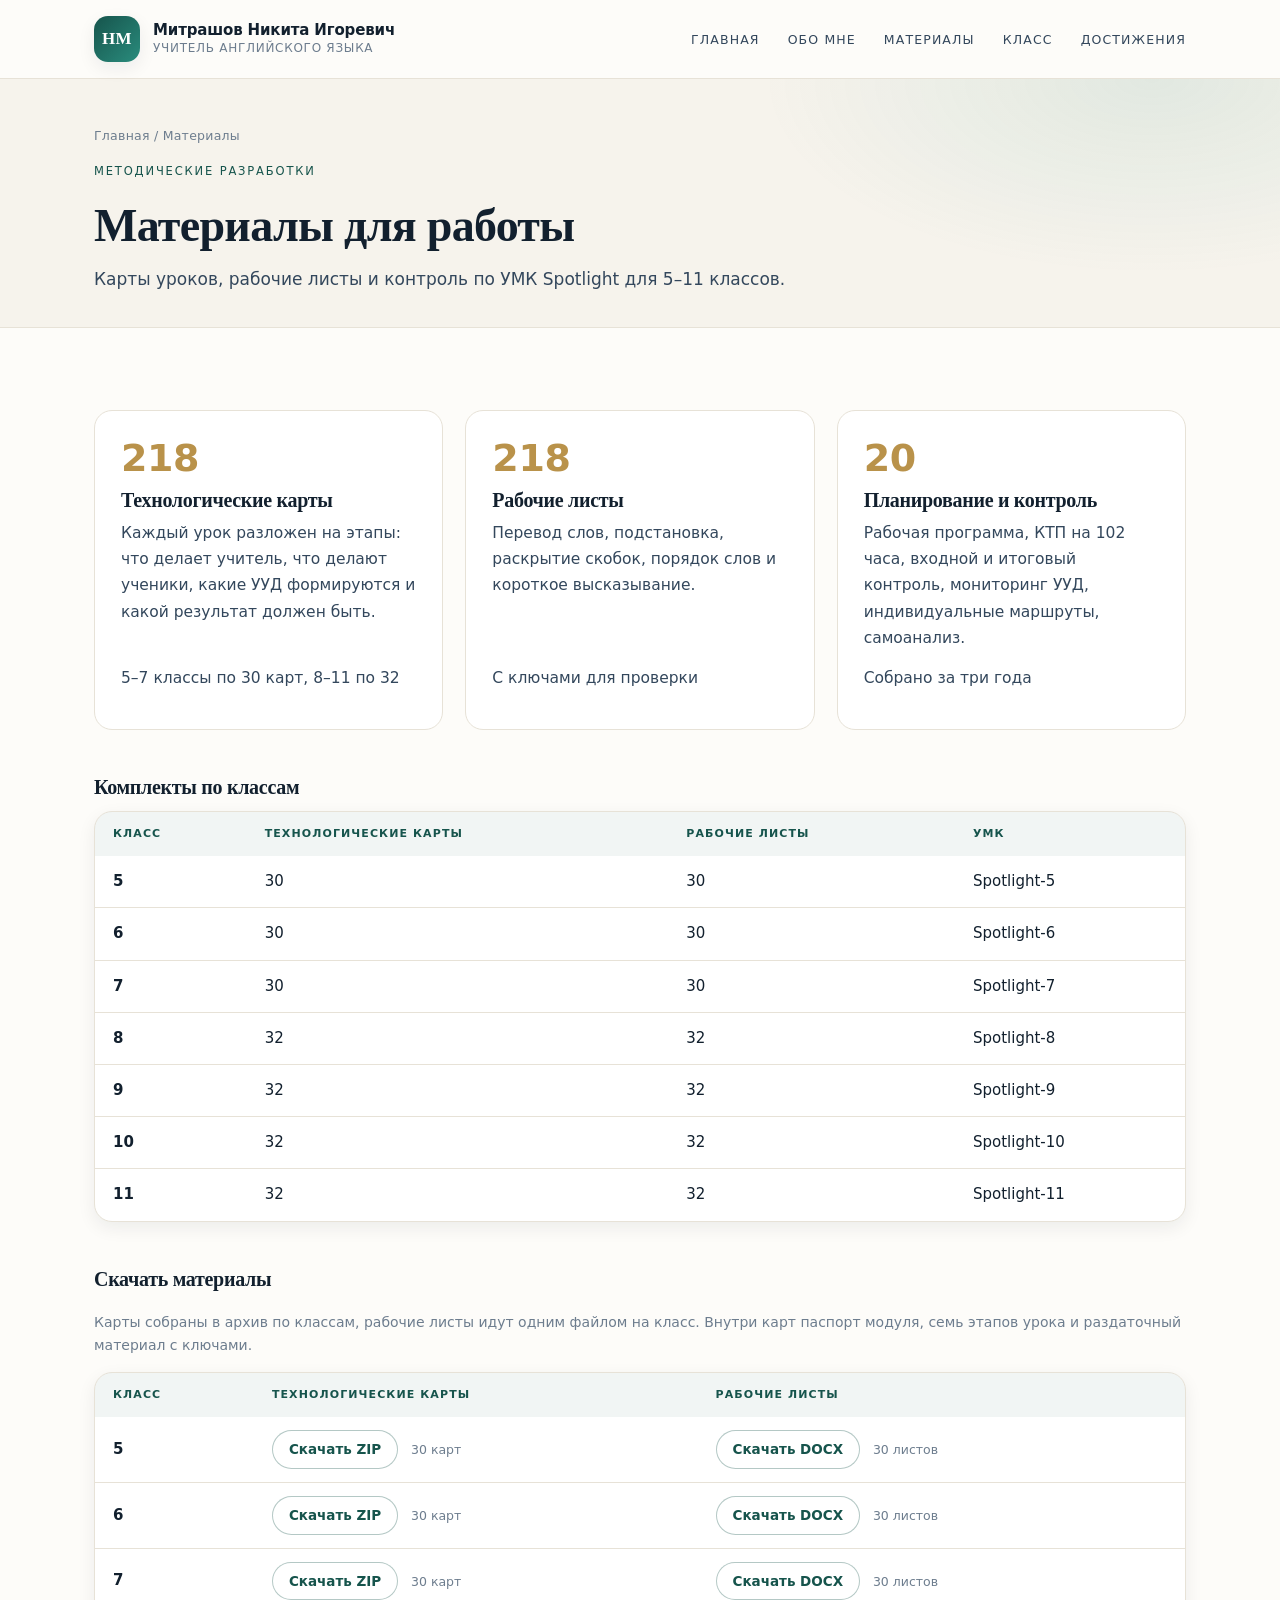
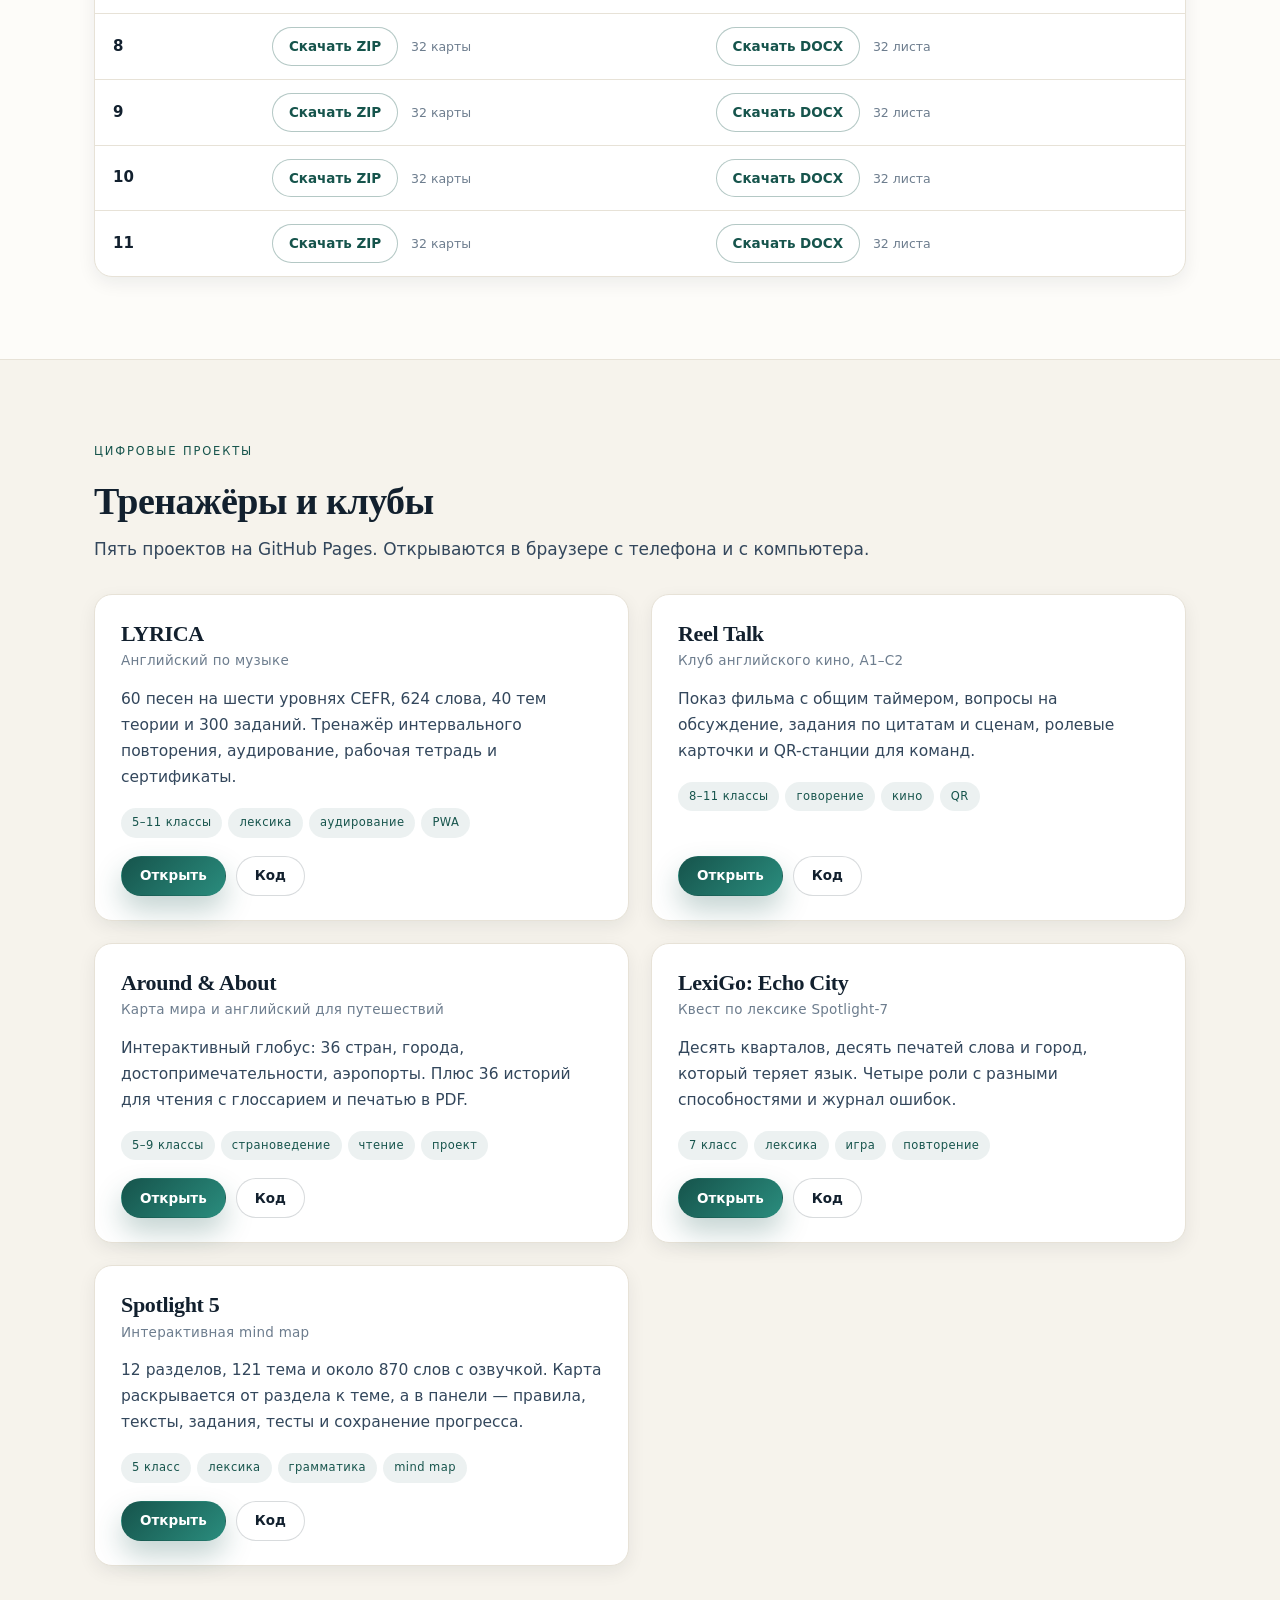
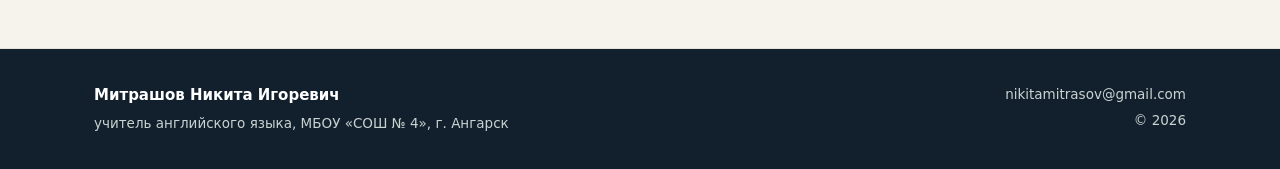
<file: materials.html>
<!DOCTYPE html>
<html lang="ru">
<head>
<meta charset="utf-8">
<meta name="viewport" content="width=device-width, initial-scale=1">
<title>Методические материалы — Митрашов Н. И.</title>
<meta name="description" content="Технологические карты и рабочие листы Spotlight для 5–11 классов, цифровые проекты.">
<link rel="icon" href="data:image/svg+xml,%3Csvg xmlns='http://www.w3.org/2000/svg' viewBox='0 0 64 64'%3E%3Crect width='64' height='64' rx='14' fill='%231f4e79'/%3E%3Ctext x='32' y='42' font-family='Georgia' font-size='26' fill='%23fff' text-anchor='middle'%3E%D0%9D%D0%9C%3C/text%3E%3C/svg%3E">
<link rel="stylesheet" href="css/style.css">
</head>
<body>
<header class="header" id="top">
  <div class="wrap header__inner">
    <a class="brand" href="index.html">
      <span class="brand__mark">НМ</span>
      <span class="brand__text">
        <strong>Митрашов Никита Игоревич</strong>
        <small>учитель английского языка</small>
      </span>
    </a>

    <button class="burger" type="button" aria-label="Меню" aria-expanded="false">
      <span></span><span></span><span></span>
    </button>

    <nav class="nav" id="nav">
      <a href="index.html">Главная</a>
      <a href="about.html">Обо мне</a>
      <a href="materials.html">Материалы</a>
      <a href="class.html">Класс</a>
      <a href="achievements.html">Достижения</a>
    </nav>
  </div>
</header>
<main>
  <section class="page-head">
    <div class="wrap">
      <p class="crumbs"><a href="index.html">Главная</a> / Материалы</p>
      <p class="eyebrow">Методические разработки</p>
      <h1 class="page-head__title">Материалы для работы</h1>
      <p class="page-head__lead">Карты уроков, рабочие листы и контроль по УМК Spotlight для 5–11 классов.</p>
    </div>
  </section>

  <section class="section">
    <div class="wrap">
      <div class="cards">
        <article class="card"><span class="card__num">218</span><h3>Технологические карты</h3><p>Каждый урок разложен на этапы: что делает учитель, что делают ученики, какие УУД формируются и какой результат должен быть.</p><p class="card__note">5–7 классы по 30 карт, 8–11 по 32</p></article>
        <article class="card"><span class="card__num">218</span><h3>Рабочие листы</h3><p>Перевод слов, подстановка, раскрытие скобок, порядок слов и короткое высказывание.</p><p class="card__note">С ключами для проверки</p></article>
        <article class="card"><span class="card__num">20</span><h3>Планирование и контроль</h3><p>Рабочая программа, КТП на 102 часа, входной и итоговый контроль, мониторинг УУД, индивидуальные маршруты, самоанализ.</p><p class="card__note">Собрано за три года</p></article>
      </div>
      <div class="table-block">
        <h3>Комплекты по классам</h3>
        <table class="table">
          <thead><tr><th>Класс</th><th>Технологические карты</th><th>Рабочие листы</th><th>УМК</th></tr></thead>
          <tbody>
            <tr><td>5</td><td>30</td><td>30</td><td>Spotlight-5</td></tr>
            <tr><td>6</td><td>30</td><td>30</td><td>Spotlight-6</td></tr>
            <tr><td>7</td><td>30</td><td>30</td><td>Spotlight-7</td></tr>
            <tr><td>8</td><td>32</td><td>32</td><td>Spotlight-8</td></tr>
            <tr><td>9</td><td>32</td><td>32</td><td>Spotlight-9</td></tr>
            <tr><td>10</td><td>32</td><td>32</td><td>Spotlight-10</td></tr>
            <tr><td>11</td><td>32</td><td>32</td><td>Spotlight-11</td></tr>
          </tbody>
        </table>
      </div>
      <div class="table-block">
        <h3>Скачать материалы</h3>
        <p class="section__note">Карты собраны в архив по классам, рабочие листы идут одним файлом на класс. Внутри карт паспорт модуля, семь этапов урока и раздаточный материал с ключами.</p>
        <table class="table table--files">
          <thead><tr><th>Класс</th><th>Технологические карты</th><th>Рабочие листы</th></tr></thead>
          <tbody>
            <tr><td>5</td><td><a class="dl" href="files/karty/karty-5.zip" download>Скачать ZIP</a> <small>30 карт</small></td><td><a class="dl" href="files/listy/listy-5.docx" download>Скачать DOCX</a> <small>30 листов</small></td></tr>
            <tr><td>6</td><td><a class="dl" href="files/karty/karty-6.zip" download>Скачать ZIP</a> <small>30 карт</small></td><td><a class="dl" href="files/listy/listy-6.docx" download>Скачать DOCX</a> <small>30 листов</small></td></tr>
            <tr><td>7</td><td><a class="dl" href="files/karty/karty-7.zip" download>Скачать ZIP</a> <small>30 карт</small></td><td><a class="dl" href="files/listy/listy-7.docx" download>Скачать DOCX</a> <small>30 листов</small></td></tr>
            <tr><td>8</td><td><a class="dl" href="files/karty/karty-8.zip" download>Скачать ZIP</a> <small>32 карты</small></td><td><a class="dl" href="files/listy/listy-8.docx" download>Скачать DOCX</a> <small>32 листа</small></td></tr>
            <tr><td>9</td><td><a class="dl" href="files/karty/karty-9.zip" download>Скачать ZIP</a> <small>32 карты</small></td><td><a class="dl" href="files/listy/listy-9.docx" download>Скачать DOCX</a> <small>32 листа</small></td></tr>
            <tr><td>10</td><td><a class="dl" href="files/karty/karty-10.zip" download>Скачать ZIP</a> <small>32 карты</small></td><td><a class="dl" href="files/listy/listy-10.docx" download>Скачать DOCX</a> <small>32 листа</small></td></tr>
            <tr><td>11</td><td><a class="dl" href="files/karty/karty-11.zip" download>Скачать ZIP</a> <small>32 карты</small></td><td><a class="dl" href="files/listy/listy-11.docx" download>Скачать DOCX</a> <small>32 листа</small></td></tr>
          </tbody>
        </table>
      </div>
    </div>
  </section>

  <section class="section section--soft">
    <div class="wrap">
      <p class="eyebrow">Цифровые проекты</p>
      <h2>Тренажёры и клубы</h2>
      <p class="section__lead">Пять проектов на GitHub Pages. Открываются в браузере с телефона и с компьютера.</p>
      <div class="projects">
        <article class="project">
          <div class="project__head">
            <h3>LYRICA</h3>
            <p>Английский по музыке</p>
          </div>
          <p class="project__text">60 песен на шести уровнях CEFR, 624 слова, 40 тем теории и 300 заданий. Тренажёр интервального повторения, аудирование, рабочая тетрадь и сертификаты.</p>
          <ul class="tags"><li>5–11 классы</li><li>лексика</li><li>аудирование</li><li>PWA</li></ul>
          <div class="project__links">
            <a class="btn btn--small btn--primary" href="https://nikitamitrasov-netizen.github.io/lyrica/" target="_blank" rel="noopener">Открыть</a>
            <a class="btn btn--small btn--ghost" href="https://github.com/nikitamitrasov-netizen/lyrica" target="_blank" rel="noopener">Код</a>
          </div>
        </article>
        <article class="project">
          <div class="project__head">
            <h3>Reel Talk</h3>
            <p>Клуб английского кино, A1–C2</p>
          </div>
          <p class="project__text">Показ фильма с общим таймером, вопросы на обсуждение, задания по цитатам и сценам, ролевые карточки и QR-станции для команд.</p>
          <ul class="tags"><li>8–11 классы</li><li>говорение</li><li>кино</li><li>QR</li></ul>
          <div class="project__links">
            <a class="btn btn--small btn--primary" href="https://nikitamitrasov-netizen.github.io/reel-talk/" target="_blank" rel="noopener">Открыть</a>
            <a class="btn btn--small btn--ghost" href="https://github.com/nikitamitrasov-netizen/reel-talk" target="_blank" rel="noopener">Код</a>
          </div>
        </article>
        <article class="project">
          <div class="project__head">
            <h3>Around &amp; About</h3>
            <p>Карта мира и английский для путешествий</p>
          </div>
          <p class="project__text">Интерактивный глобус: 36 стран, города, достопримечательности, аэропорты. Плюс 36 историй для чтения с глоссарием и печатью в PDF.</p>
          <ul class="tags"><li>5–9 классы</li><li>страноведение</li><li>чтение</li><li>проект</li></ul>
          <div class="project__links">
            <a class="btn btn--small btn--primary" href="https://nikitamitrasov-netizen.github.io/around-about/" target="_blank" rel="noopener">Открыть</a>
            <a class="btn btn--small btn--ghost" href="https://github.com/nikitamitrasov-netizen/around-about" target="_blank" rel="noopener">Код</a>
          </div>
        </article>
        <article class="project">
          <div class="project__head">
            <h3>LexiGo: Echo City</h3>
            <p>Квест по лексике Spotlight-7</p>
          </div>
          <p class="project__text">Десять кварталов, десять печатей слова и город, который теряет язык. Четыре роли с разными способностями и журнал ошибок.</p>
          <ul class="tags"><li>7 класс</li><li>лексика</li><li>игра</li><li>повторение</li></ul>
          <div class="project__links">
            <a class="btn btn--small btn--primary" href="https://nikitamitrasov-netizen.github.io/echo-city/" target="_blank" rel="noopener">Открыть</a>
            <a class="btn btn--small btn--ghost" href="https://github.com/nikitamitrasov-netizen/echo-city" target="_blank" rel="noopener">Код</a>
          </div>
        </article>
        <article class="project">
          <div class="project__head">
            <h3>Spotlight 5</h3>
            <p>Интерактивная mind map</p>
          </div>
          <p class="project__text">12 разделов, 121 тема и около 870 слов с озвучкой. Карта раскрывается от раздела к теме, а в панели — правила, тексты, задания, тесты и сохранение прогресса.</p>
          <ul class="tags"><li>5 класс</li><li>лексика</li><li>грамматика</li><li>mind map</li></ul>
          <div class="project__links">
            <a class="btn btn--small btn--primary" href="https://nikitamitrasov-netizen.github.io/spotlight-5/" target="_blank" rel="noopener">Открыть</a>
            <a class="btn btn--small btn--ghost" href="https://github.com/nikitamitrasov-netizen/spotlight-5" target="_blank" rel="noopener">Код</a>
          </div>
        </article>
      </div>
    </div>
  </section>
</main>
<footer class="footer">
  <div class="wrap footer__inner">
    <div class="footer__col">
      <strong>Митрашов Никита Игоревич</strong>
      <span>учитель английского языка, МБОУ «СОШ № 4», г. Ангарск</span>
    </div>
    <div class="footer__col footer__col--right">
      <a href="mailto:nikitamitrasov@gmail.com">nikitamitrasov@gmail.com</a>
      <span>© <span id="year">2026</span></span>
    </div>
  </div>
</footer>

<button class="back-top" type="button" aria-label="Наверх" hidden>↑</button>

<div class="lightbox" id="lightbox" hidden>
  <button class="lightbox__close" type="button" aria-label="Закрыть">×</button>
  <img alt="">
</div>

<script src="js/main.js"></script>
</body>
</html>
</file>
<file: css/style.css>
:root {
  --ink: #12202e;
  --ink-2: #33475c;
  --muted: #6d7d8e;
  --line: #e7e2d7;
  --paper: #fdfcf9;
  --soft: #f6f3ec;
  --accent: #16544c;
  --accent-2: #2a8c7d;
  --gold: #b9924a;
  --radius: 18px;
  --shadow: 0 18px 40px rgba(18, 32, 46, .10);
  --shadow-sm: 0 6px 18px rgba(18, 32, 46, .07);
  --wrap: 1140px;
}

* { box-sizing: border-box; }

html { scroll-behavior: smooth; }

::selection { background: var(--accent); color: #fff; }

body {
  margin: 0;
  font-family: "Segoe UI", system-ui, -apple-system, "Helvetica Neue", Arial, sans-serif;
  font-size: 17px;
  line-height: 1.68;
  color: var(--ink);
  background: var(--paper);
  -webkit-font-smoothing: antialiased;
}

h1, h2, h3, .brand__mark {
  font-family: Georgia, "Times New Roman", serif;
  font-weight: 700;
  line-height: 1.16;
  letter-spacing: -.015em;
  margin: 0;
}

/* цифры в обычном шрифте, без засечек */
.facts b, .card__num, .tile__num, .stat b {
  font-family: "Segoe UI", system-ui, -apple-system, "Helvetica Neue", Arial, sans-serif;
  font-weight: 700;
  letter-spacing: -.01em;
  line-height: 1.1;
  font-variant-numeric: tabular-nums;
}

h1 { font-size: clamp(38px, 5.6vw, 62px); }
h2 { font-size: clamp(27px, 3.4vw, 38px); margin-bottom: 12px; }
h3 { font-size: 20px; margin-bottom: 8px; }

p { margin: 0 0 14px; }
a { color: var(--accent); text-decoration: none; }
a:hover { text-decoration: underline; }

a:focus-visible,
button:focus-visible {
  outline: 2px solid var(--accent-2);
  outline-offset: 3px;
  border-radius: 6px;
}

.wrap {
  width: 100%;
  max-width: var(--wrap);
  margin: 0 auto;
  padding: 0 24px;
}

.en { font-style: italic; color: var(--accent); }

/* ---------------------------------------------------------- шапка */
.header {
  position: sticky;
  top: 0;
  z-index: 40;
  background: rgba(253, 252, 249, .9);
  backdrop-filter: blur(12px);
  border-bottom: 1px solid var(--line);
}

.header__inner {
  display: flex;
  align-items: center;
  justify-content: space-between;
  gap: 22px;
  min-height: 78px;
}

.brand { display: flex; align-items: center; gap: 13px; color: inherit; }
.brand:hover { text-decoration: none; }

.brand__mark {
  display: grid;
  place-items: center;
  width: 46px;
  height: 46px;
  border-radius: 14px;
  background: linear-gradient(135deg, var(--accent) 0%, var(--accent-2) 100%);
  color: #fff;
  font-size: 17px;
  letter-spacing: .02em;
  box-shadow: var(--shadow-sm);
}

.brand__text { display: flex; flex-direction: column; line-height: 1.3; }
.brand__text strong { font-size: 15px; letter-spacing: -.01em; }
.brand__text small { font-size: 12px; color: var(--muted); letter-spacing: .06em; text-transform: uppercase; }

.nav { display: flex; gap: 28px; }
.nav a {
  color: var(--ink-2);
  font-size: 12.5px;
  letter-spacing: .09em;
  text-transform: uppercase;
  padding: 6px 0;
}
.nav a:hover { color: var(--accent); text-decoration: none; }

.nav a.is-active { color: var(--accent); font-weight: 600; position: relative; }
.nav a.is-active::after {
  content: "";
  position: absolute;
  left: 0;
  right: 0;
  bottom: -26px;
  height: 2px;
  background: var(--accent);
}

.burger {
  display: none;
  width: 44px;
  height: 44px;
  border: 1px solid var(--line);
  border-radius: 12px;
  background: #fff;
  padding: 12px 10px;
  cursor: pointer;
}
.burger span { display: block; height: 2px; background: var(--ink); border-radius: 2px; }
.burger span + span { margin-top: 5px; }

/* ---------------------------------------------------------- первый экран */
.hero {
  position: relative;
  padding: 76px 0 84px;
  overflow: hidden;
  background:
    radial-gradient(720px 420px at 82% 6%, rgba(42, 140, 125, .14) 0%, rgba(42, 140, 125, 0) 62%),
    radial-gradient(680px 460px at 6% 92%, rgba(185, 146, 74, .16) 0%, rgba(185, 146, 74, 0) 60%),
    var(--paper);
  border-bottom: 1px solid var(--line);
}

.hero__inner {
  display: grid;
  grid-template-columns: 1.12fr .88fr;
  gap: 60px;
  align-items: center;
}

.eyebrow {
  display: block;
  margin: 0 0 18px;
  font-size: 11.5px;
  letter-spacing: .16em;
  text-transform: uppercase;
  color: var(--accent);
}

.lead {
  font-size: clamp(17px, 1.7vw, 20px);
  color: var(--ink-2);
  max-width: 33em;
  margin-top: 20px;
}

.facts {
  display: flex;
  flex-wrap: wrap;
  gap: 12px 34px;
  list-style: none;
  padding: 22px 0 0;
  margin: 26px 0 32px;
  border-top: 1px solid var(--line);
}
.facts li { display: flex; flex-direction: column; gap: 3px; }
.facts span { font-size: 11px; text-transform: uppercase; letter-spacing: .1em; color: var(--muted); }
.facts b { font-size: 21px; }

.actions { display: flex; flex-wrap: wrap; gap: 12px; }

.btn {
  display: inline-flex;
  align-items: center;
  justify-content: center;
  height: 50px;
  padding: 0 26px;
  border-radius: 999px;
  font-size: 15px;
  font-weight: 600;
  border: 1px solid transparent;
  cursor: pointer;
  transition: transform .16s ease, box-shadow .16s ease, background .16s ease, color .16s ease;
}
.btn:hover { text-decoration: none; transform: translateY(-2px); }

.btn--primary {
  background: linear-gradient(135deg, var(--accent) 0%, var(--accent-2) 100%);
  color: #fff;
  box-shadow: 0 14px 28px rgba(22, 84, 76, .26);
}
.btn--primary:hover { box-shadow: 0 18px 34px rgba(22, 84, 76, .32); }

.btn--ghost { border-color: rgba(18, 32, 46, .16); color: var(--ink); background: #fff; }
.btn--ghost:hover { border-color: var(--accent); color: var(--accent); }

.btn--small { height: 40px; padding: 0 18px; font-size: 13.5px; }

.hero__photo { margin: 0; position: relative; }
.hero__photo img {
  width: 100%;
  aspect-ratio: 3 / 4;
  object-fit: cover;
  display: block;
  border-radius: 210px 210px 22px 22px;
  background: linear-gradient(160deg, #dfe9e4, #efe6d5);
  border: 8px solid #fff;
  box-shadow: 0 26px 60px rgba(18, 32, 46, .18);
}
.hero__photo figcaption {
  margin-top: 14px;
  font-size: 12px;
  letter-spacing: .12em;
  text-transform: uppercase;
  color: var(--muted);
  text-align: center;
}

/* ---------------------------------------------------------- секции */
.section { padding: 82px 0; }
.section--soft { background: var(--soft); border-top: 1px solid var(--line); border-bottom: 1px solid var(--line); }
.section__lead { max-width: 46em; color: var(--ink-2); margin-bottom: 30px; }
.section__note { margin-top: 20px; font-size: 14px; color: var(--muted); }

.subhead { margin: 48px 0 4px; font-size: 24px; }

/* страница раздела */
.page-head {
  padding: 46px 0 34px;
  background:
    radial-gradient(600px 300px at 90% 0%, rgba(42, 140, 125, .10), rgba(42, 140, 125, 0) 65%),
    var(--soft);
  border-bottom: 1px solid var(--line);
}
.crumbs { font-size: 12.5px; color: var(--muted); margin-bottom: 16px; letter-spacing: .02em; }
.crumbs a { color: var(--muted); }
.crumbs a:hover { color: var(--accent); }
.page-head__title { font-size: clamp(31px, 4.2vw, 46px); }
.page-head__lead { max-width: 46em; color: var(--ink-2); margin: 12px 0 0; }
.page-head__lead a { white-space: nowrap; }

/* ---------------------------------------------------------- обо мне */
.about { display: grid; grid-template-columns: 1.12fr .88fr; gap: 52px; margin-top: 10px; }

.about__text p { color: var(--ink-2); }
.about__text p:first-child { font-size: 18px; }

.about__facts {
  margin: 0;
  border: 1px solid var(--line);
  border-radius: var(--radius);
  overflow: hidden;
  background: #fff;
  box-shadow: var(--shadow-sm);
  align-self: start;
}
.about__facts > div { padding: 15px 20px; border-top: 1px solid var(--line); }
.about__facts > div:first-child { border-top: 0; }
.about__facts dt { font-size: 11px; text-transform: uppercase; letter-spacing: .1em; color: var(--muted); margin-bottom: 4px; }
.about__facts dd { margin: 0; font-size: 15.5px; }

/* ---------------------------------------------------------- карточки */
.cards { display: grid; grid-template-columns: repeat(3, 1fr); gap: 22px; }

.card {
  position: relative;
  background: #fff;
  border: 1px solid var(--line);
  border-radius: var(--radius);
  padding: 28px 26px 24px;
  display: flex;
  flex-direction: column;
  overflow: hidden;
  transition: transform .2s ease, box-shadow .2s ease, border-color .2s ease;
}
.card::before {
  content: "";
  position: absolute;
  inset: 0 0 auto 0;
  height: 3px;
  background: linear-gradient(90deg, var(--accent), var(--accent-2));
  transform: scaleX(0);
  transform-origin: left;
  transition: transform .25s ease;
}
.card:hover { transform: translateY(-4px); box-shadow: var(--shadow); border-color: rgba(22, 84, 76, .22); }
.card:hover::before { transform: scaleX(1); }

.card__num { font-size: 38px; color: var(--gold); line-height: 1; margin-bottom: 12px; }
.card p { color: var(--ink-2); font-size: 15.5px; }
.card__note { margin-top: auto; font-size: 13px; color: var(--muted); }

/* плитки */
.tiles { display: grid; grid-template-columns: repeat(3, 1fr); gap: 22px; margin-top: 28px; }

.tile {
  display: flex;
  flex-direction: column;
  gap: 8px;
  padding: 30px 28px;
  border: 1px solid var(--line);
  border-radius: var(--radius);
  background: #fff;
  color: inherit;
  transition: transform .2s ease, box-shadow .2s ease, border-color .2s ease;
}
.tile:hover {
  transform: translateY(-5px);
  box-shadow: var(--shadow);
  border-color: rgba(22, 84, 76, .24);
  text-decoration: none;
}
.tile__num { font-size: 38px; color: var(--gold); line-height: 1; }
.tile h3 { font-size: 21px; }
.tile p { color: var(--ink-2); font-size: 15.5px; margin: 0; }
.tile__more { margin-top: auto; padding-top: 14px; font-size: 14px; font-weight: 600; color: var(--accent); }

/* ---------------------------------------------------------- таблицы */
.table-block { margin-top: 46px; }
.table-block h3 { margin-bottom: 12px; }

.table {
  width: 100%;
  border-collapse: separate;
  border-spacing: 0;
  background: #fff;
  border: 1px solid var(--line);
  border-radius: var(--radius);
  overflow: hidden;
  font-size: 15px;
  box-shadow: var(--shadow-sm);
}
.table th, .table td { padding: 13px 18px; text-align: left; border-top: 1px solid var(--line); }
.table thead th {
  border-top: 0;
  background: rgba(22, 84, 76, .06);
  font-size: 11px;
  text-transform: uppercase;
  letter-spacing: .1em;
  color: var(--accent);
  font-weight: 700;
}
.table tbody tr:first-child td { border-top: 0; }
.table tbody tr:hover { background: rgba(22, 84, 76, .035); }
.table td:first-child { font-weight: 600; }

.table--files small { color: var(--muted); font-size: 12.5px; margin-left: 8px; }
.dl {
  display: inline-block;
  padding: 7px 16px;
  border: 1px solid rgba(22, 84, 76, .32);
  border-radius: 999px;
  font-size: 13.5px;
  font-weight: 600;
  color: var(--accent);
  background: #fff;
  transition: background .15s ease, color .15s ease, border-color .15s ease;
  white-space: nowrap;
}
.dl:hover { background: var(--accent); color: #fff; border-color: var(--accent); text-decoration: none; }

/* ---------------------------------------------------------- галереи */
.gallery {
  display: grid;
  grid-template-columns: repeat(3, 1fr);
  gap: 18px;
  margin-top: 10px;
}

.photo {
  position: relative;
  margin: 0;
  border-radius: 16px;
  overflow: hidden;
  aspect-ratio: 4 / 3;
  background: linear-gradient(160deg, #dfe9e4, #efe6d5);
  cursor: zoom-in;
  box-shadow: var(--shadow-sm);
}
.photo img {
  width: 100%;
  height: 100%;
  object-fit: cover;
  display: block;
  transition: transform .55s ease;
}
.photo:hover img { transform: scale(1.06); }

.photo figcaption {
  position: absolute;
  inset: auto 0 0 0;
  padding: 34px 18px 15px;
  color: #fff;
  background: linear-gradient(180deg, rgba(9, 18, 28, 0) 0%, rgba(9, 18, 28, .82) 100%);
  display: flex;
  flex-direction: column;
  gap: 3px;
}
.photo figcaption span { font-weight: 600; font-size: 15px; line-height: 1.3; }
.photo figcaption small { font-size: 12px; opacity: .85; letter-spacing: .04em; }

.gallery.is-collapsed > figure:nth-child(n+7) { display: none; }
.more { text-align: center; margin-top: 26px; }
.more[hidden] { display: none; }

.tabs { display: flex; gap: 8px; flex-wrap: wrap; margin-bottom: 20px; }
.tab {
  padding: 9px 18px;
  border-radius: 999px;
  border: 1px solid var(--line);
  background: #fff;
  font-family: inherit;
  font-size: 13.5px;
  color: var(--ink-2);
  cursor: pointer;
  transition: background .15s ease, color .15s ease, border-color .15s ease;
}
.tab:hover { border-color: rgba(22, 84, 76, .38); color: var(--accent); }
.tab.is-active { background: var(--accent); color: #fff; border-color: var(--accent); }

/* ---------------------------------------------------------- документы */
.docs {
  display: grid;
  grid-template-columns: repeat(2, 1fr);
  gap: 20px;
  margin-top: 18px;
}

.doc {
  margin: 0;
  background: #fff;
  border: 1px solid var(--line);
  border-radius: var(--radius);
  overflow: hidden;
  display: flex;
  flex-direction: column;
  box-shadow: var(--shadow-sm);
  transition: transform .2s ease, box-shadow .2s ease, border-color .2s ease;
}
.doc:hover { transform: translateY(-3px); box-shadow: var(--shadow); border-color: rgba(22, 84, 76, .22); }

.doc__shot {
  position: relative;
  aspect-ratio: 4 / 3;
  overflow: hidden;
  background: #efece3;
  cursor: zoom-in;
}
.doc__shot img {
  width: 100%;
  height: 100%;
  object-fit: cover;
  transform: scale(1.03);
  transition: transform .5s ease;
  display: block;
}
.doc:hover .doc__shot img { transform: scale(1.08); }

.doc figcaption { padding: 16px 18px 18px; border-top: 1px solid var(--line); }
.doc figcaption b { display: block; font-size: 15px; line-height: 1.4; margin-bottom: 6px; font-weight: 600; }
.doc figcaption span { font-size: 13px; color: var(--muted); line-height: 1.45; }

.docs--portrait .doc__shot { aspect-ratio: 3 / 4; }
.docs--portrait .doc__shot img { transform: scale(1.02); }
.docs--portrait .doc:hover .doc__shot img { transform: scale(1.06); }
.docs--portrait .doc figcaption { min-height: 134px; display: flex; flex-direction: column; }
.docs--portrait .doc figcaption b {
  display: -webkit-box;
  -webkit-line-clamp: 3;
  -webkit-box-orient: vertical;
  overflow: hidden;
}
.docs--portrait .doc figcaption span { margin-top: auto; }

@media (min-width: 721px) {
  .docs--portrait > .doc:last-child:nth-child(odd) {
    grid-column: 1 / -1;
    width: calc(50% - 10px);
    justify-self: center;
  }
}

/* ---------------------------------------------------------- награды класса */
.awards {
  display: grid;
  grid-template-columns: repeat(3, 1fr);
  gap: 20px;
  margin-top: 10px;
}

.award .doc__shot {
  aspect-ratio: 4 / 3;
  padding: 10px;
  background: #f2eee4;
}

.award .doc__shot img {
  object-fit: contain;
  transform: none;
  border-radius: 6px;
}

.award:hover .doc__shot img { transform: scale(1.015); }

.award figcaption {
  flex: 1;
  display: flex;
  flex-direction: column;
}

.award figcaption b { margin-top: 1px; }

/* нечётное число наград: последняя карточка по центру */
@media (min-width: 961px) {
  .awards > .award:last-child:nth-child(3n + 1) { grid-column: 2; }
}

/* ---------------------------------------------------------- цифры и контакты */
.stats { display: grid; grid-template-columns: repeat(3, 1fr); gap: 18px; margin: 6px 0 0; }
.stat {
  background: #fff;
  border: 1px solid var(--line);
  border-radius: var(--radius);
  padding: 24px 22px;
  box-shadow: var(--shadow-sm);
}
.stat b { display: block; font-size: 38px; line-height: 1; color: var(--accent); }
.stat span { display: block; margin-top: 10px; font-size: 13.5px; color: var(--muted); line-height: 1.45; }

.contacts { display: grid; grid-template-columns: repeat(3, 1fr); gap: 20px; margin-top: 8px; }
.contact {
  background: #fff;
  border: 1px solid var(--line);
  border-radius: var(--radius);
  padding: 24px;
  box-shadow: var(--shadow-sm);
}
.contact span { display: block; font-size: 11px; text-transform: uppercase; letter-spacing: .1em; color: var(--muted); margin-bottom: 8px; }
.contact a, .contact p { font-size: 16.5px; margin: 0; }

/* ---------------------------------------------------------- проекты */
.projects { display: grid; grid-template-columns: repeat(2, 1fr); gap: 22px; margin-top: 8px; }

.project {
  background: #fff;
  border: 1px solid var(--line);
  border-radius: var(--radius);
  padding: 26px 26px 24px;
  display: flex;
  flex-direction: column;
  box-shadow: var(--shadow-sm);
  transition: transform .2s ease, box-shadow .2s ease, border-color .2s ease;
}
.project:hover { transform: translateY(-4px); box-shadow: var(--shadow); border-color: rgba(22, 84, 76, .24); }

.project__head h3 { margin: 0; font-size: 22px; }
.project__head p { margin: 3px 0 14px; font-size: 13.5px; color: var(--muted); letter-spacing: .02em; }
.project__text { font-size: 15.5px; color: var(--ink-2); }

.tags { display: flex; flex-wrap: wrap; gap: 6px; list-style: none; padding: 0; margin: 4px 0 18px; }
.tags li {
  font-size: 11.5px;
  letter-spacing: .04em;
  padding: 5px 11px;
  border-radius: 999px;
  background: rgba(22, 84, 76, .08);
  color: var(--accent);
}

.project__links { display: flex; gap: 10px; margin-top: auto; }

/* ---------------------------------------------------------- подвал */
.footer {
  background: var(--ink);
  color: #c9d3d0;
  padding: 34px 0;
  margin-top: 0;
}
.footer__inner { display: flex; justify-content: space-between; gap: 18px; flex-wrap: wrap; }
.footer__col { display: flex; flex-direction: column; gap: 4px; font-size: 13.5px; }
.footer__col strong { color: #fff; font-size: 15px; }
.footer__col a { color: #c9d3d0; }
.footer__col a:hover { color: #fff; }
.footer__col--right { text-align: right; align-items: flex-end; }

/* ---------------------------------------------------------- прочее */
.back-top {
  position: fixed;
  right: 22px;
  bottom: 22px;
  width: 48px;
  height: 48px;
  border-radius: 50%;
  border: 0;
  background: var(--accent);
  color: #fff;
  font-size: 20px;
  line-height: 1;
  cursor: pointer;
  box-shadow: 0 14px 30px rgba(22, 84, 76, .35);
  z-index: 30;
}
.back-top[hidden] { display: none; }
.back-top:hover { background: var(--accent-2); }

.lightbox {
  position: fixed;
  inset: 0;
  z-index: 60;
  background: rgba(9, 18, 28, .94);
  display: flex;
  align-items: center;
  justify-content: center;
  padding: 24px;
  overflow: auto;
}
.lightbox[hidden] { display: none; }
.lightbox img {
  width: auto;
  height: auto;
  max-width: calc(100vw - 48px);
  max-height: calc(100vh - 48px);
  object-fit: contain;
  border-radius: 12px;
  box-shadow: 0 30px 80px rgba(0, 0, 0, .5);
  margin: auto;
}
.lightbox__close {
  position: absolute;
  top: 20px;
  right: 24px;
  width: 46px;
  height: 46px;
  border: 0;
  border-radius: 50%;
  background: rgba(255, 255, 255, .14);
  color: #fff;
  font-size: 26px;
  line-height: 1;
  cursor: pointer;
}
.lightbox__close:hover { background: rgba(255, 255, 255, .26); }

.reveal { opacity: 0; transform: translateY(16px); transition: opacity .55s ease, transform .55s ease; }
.reveal.is-visible { opacity: 1; transform: none; }

/* ---------------------------------------------------------- адаптив */
@media (max-width: 1080px) {
  .nav { gap: 18px; }
  .nav a { font-size: 11.5px; }
}

@media (max-width: 960px) {
  .hero__inner, .about { grid-template-columns: 1fr; gap: 36px; }
  .hero__photo { max-width: 360px; margin: 0 auto; }
  .cards, .tiles { grid-template-columns: repeat(2, 1fr); }
  .gallery, .awards { grid-template-columns: repeat(2, 1fr); }
  .stats { grid-template-columns: repeat(2, 1fr); }
  .contacts { grid-template-columns: 1fr; }
  .projects { grid-template-columns: 1fr; }
}

@media (max-width: 720px) {
  body { font-size: 16px; }
  .section { padding: 58px 0; }
  .hero { padding: 44px 0 56px; }

  .burger { display: block; }
  .nav {
    position: absolute;
    top: 78px;
    left: 0;
    right: 0;
    display: none;
    flex-direction: column;
    gap: 0;
    background: var(--paper);
    border-bottom: 1px solid var(--line);
    padding: 8px 24px 18px;
  }
  .nav.is-open { display: flex; }
  .nav a { padding: 13px 0; border-bottom: 1px solid var(--line); font-size: 13px; }
  .nav a:last-child { border-bottom: 0; }
  .nav a.is-active::after { display: none; }

  .cards, .tiles, .gallery, .stats, .docs, .awards { grid-template-columns: 1fr; }

  .table { display: block; overflow-x: auto; white-space: nowrap; }
  .table th, .table td { padding: 11px 13px; }

  .brand__text small { display: none; }
  .footer__col--right { text-align: left; align-items: flex-start; }
  .back-top { right: 14px; bottom: 14px; }
  .lightbox { padding: 12px; }
  .lightbox img { max-width: calc(100vw - 24px); max-height: calc(100vh - 24px); }
  .lightbox__close { top: 10px; right: 10px; }
  .project__links { flex-wrap: wrap; }
}

@media (prefers-reduced-motion: reduce) {
  html { scroll-behavior: auto; }
  .reveal { opacity: 1; transform: none; transition: none; }
  .photo img, .card, .tile, .doc, .award, .project { transition: none; }
}
</file>
